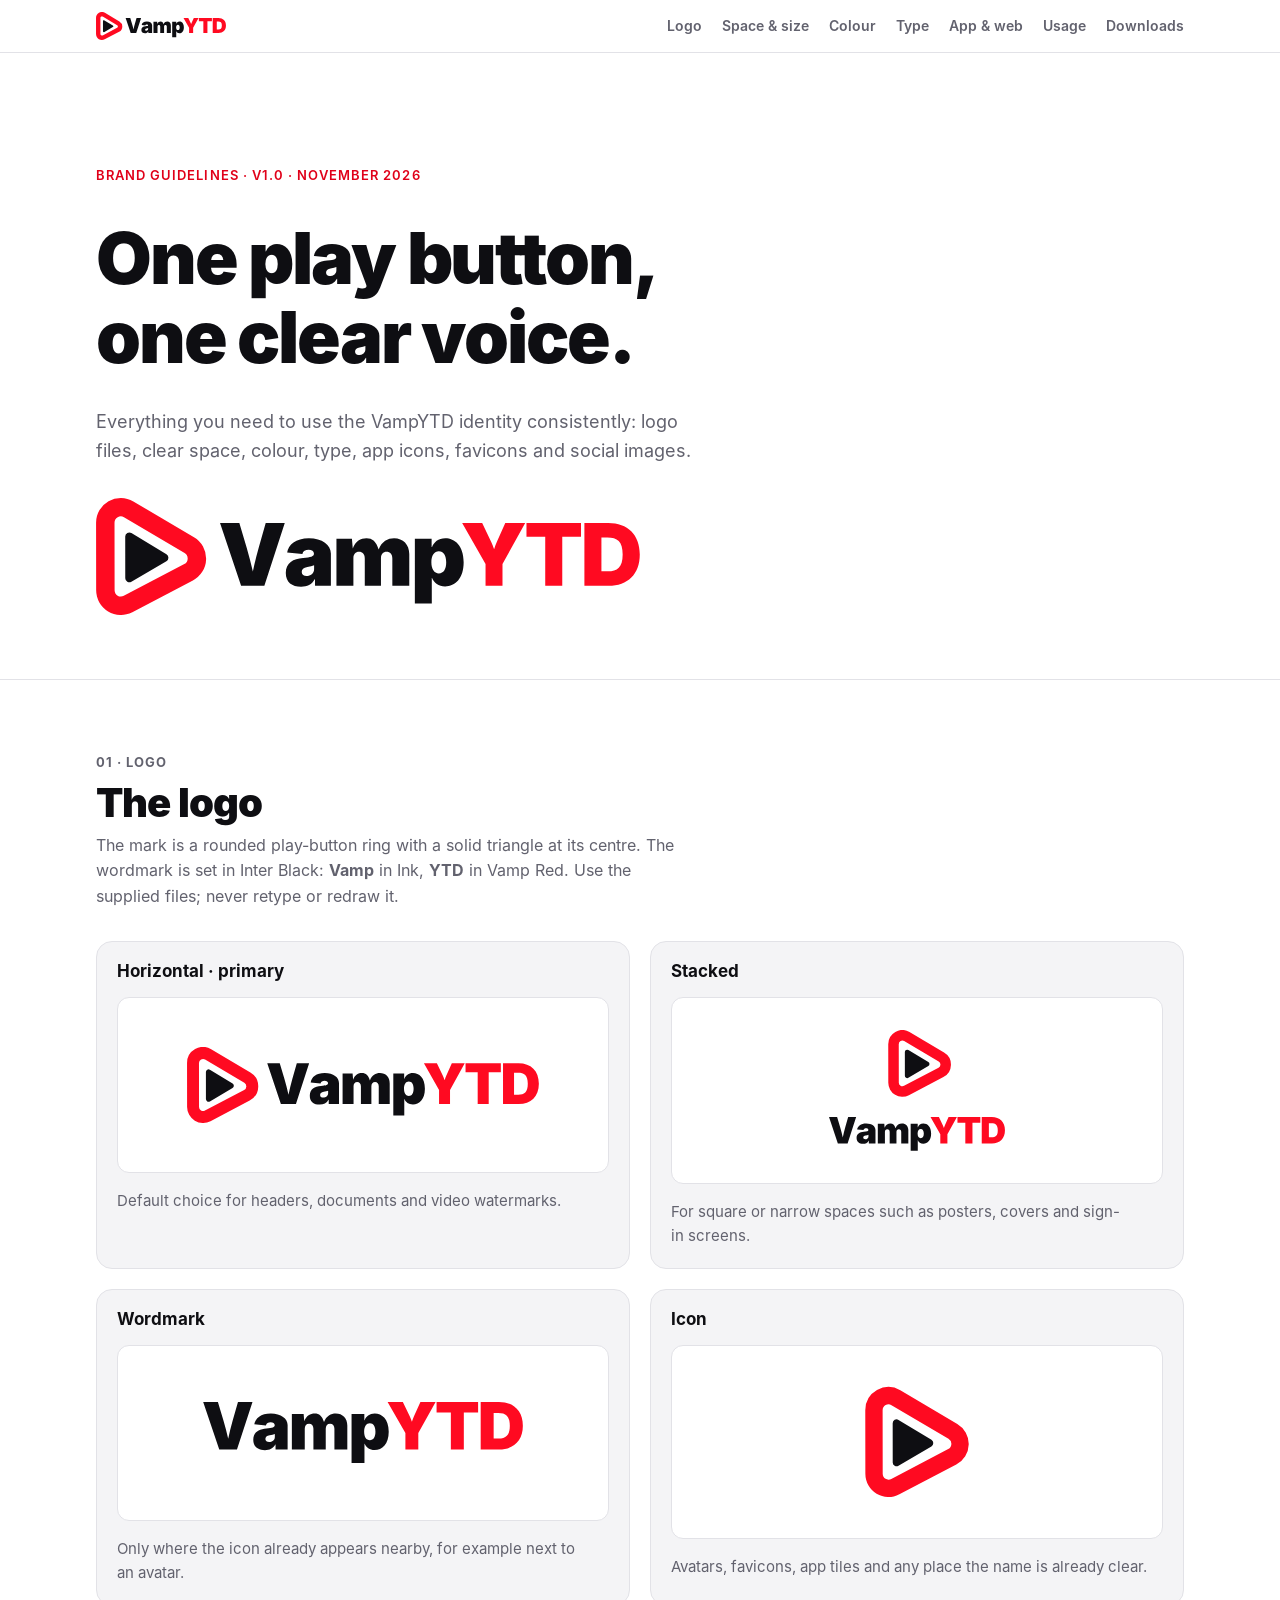
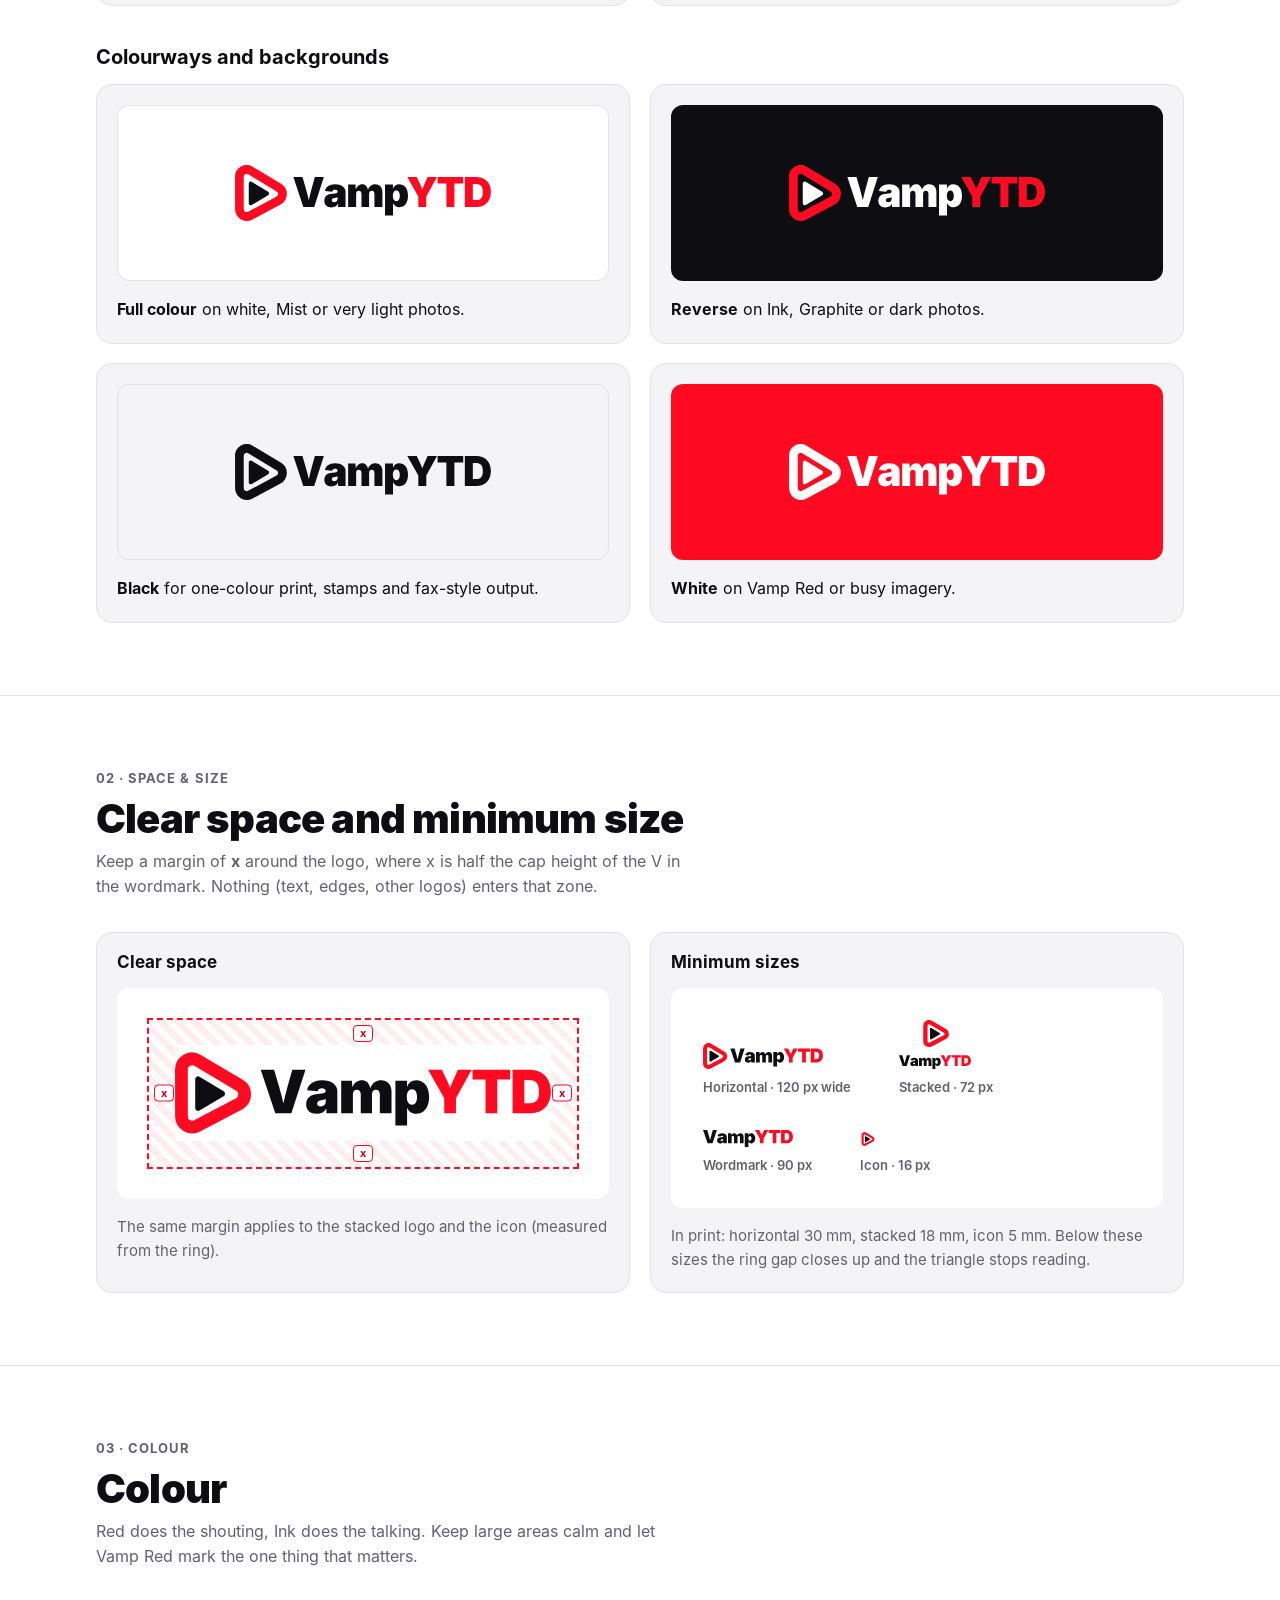
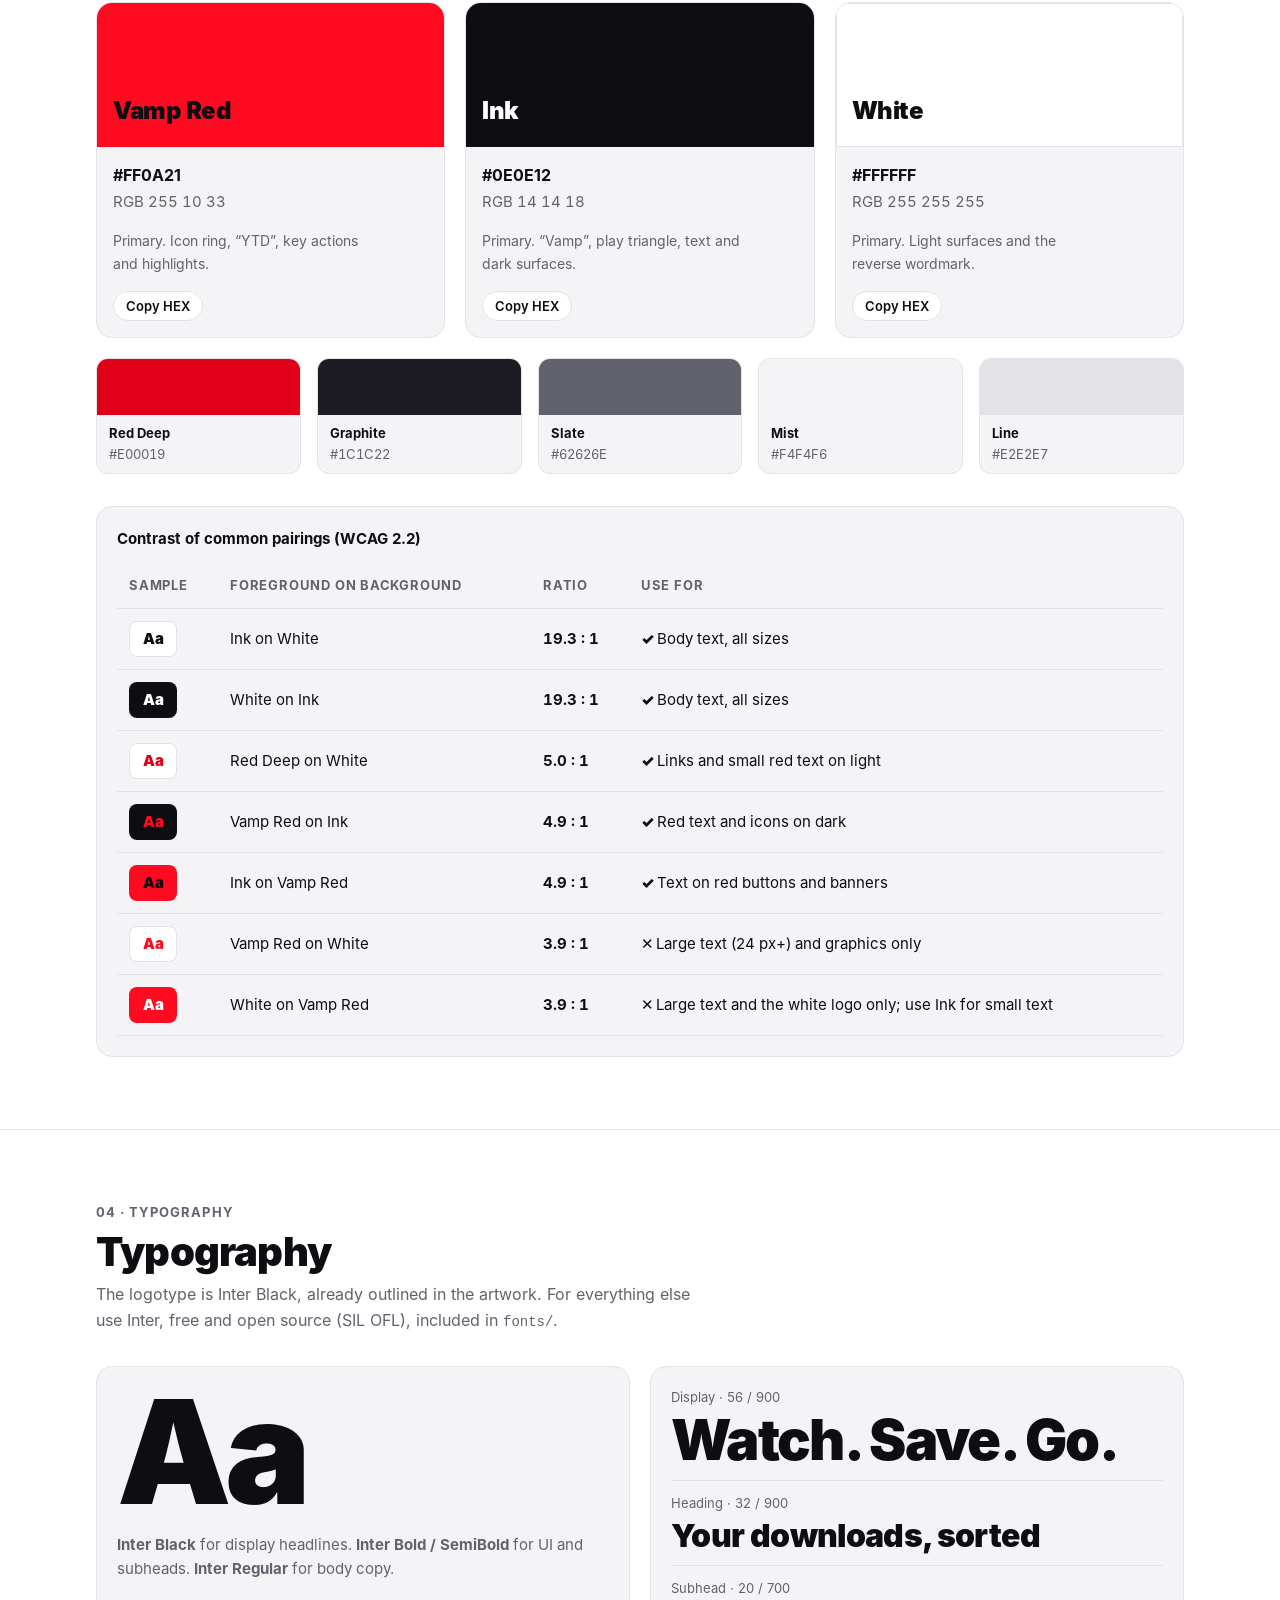
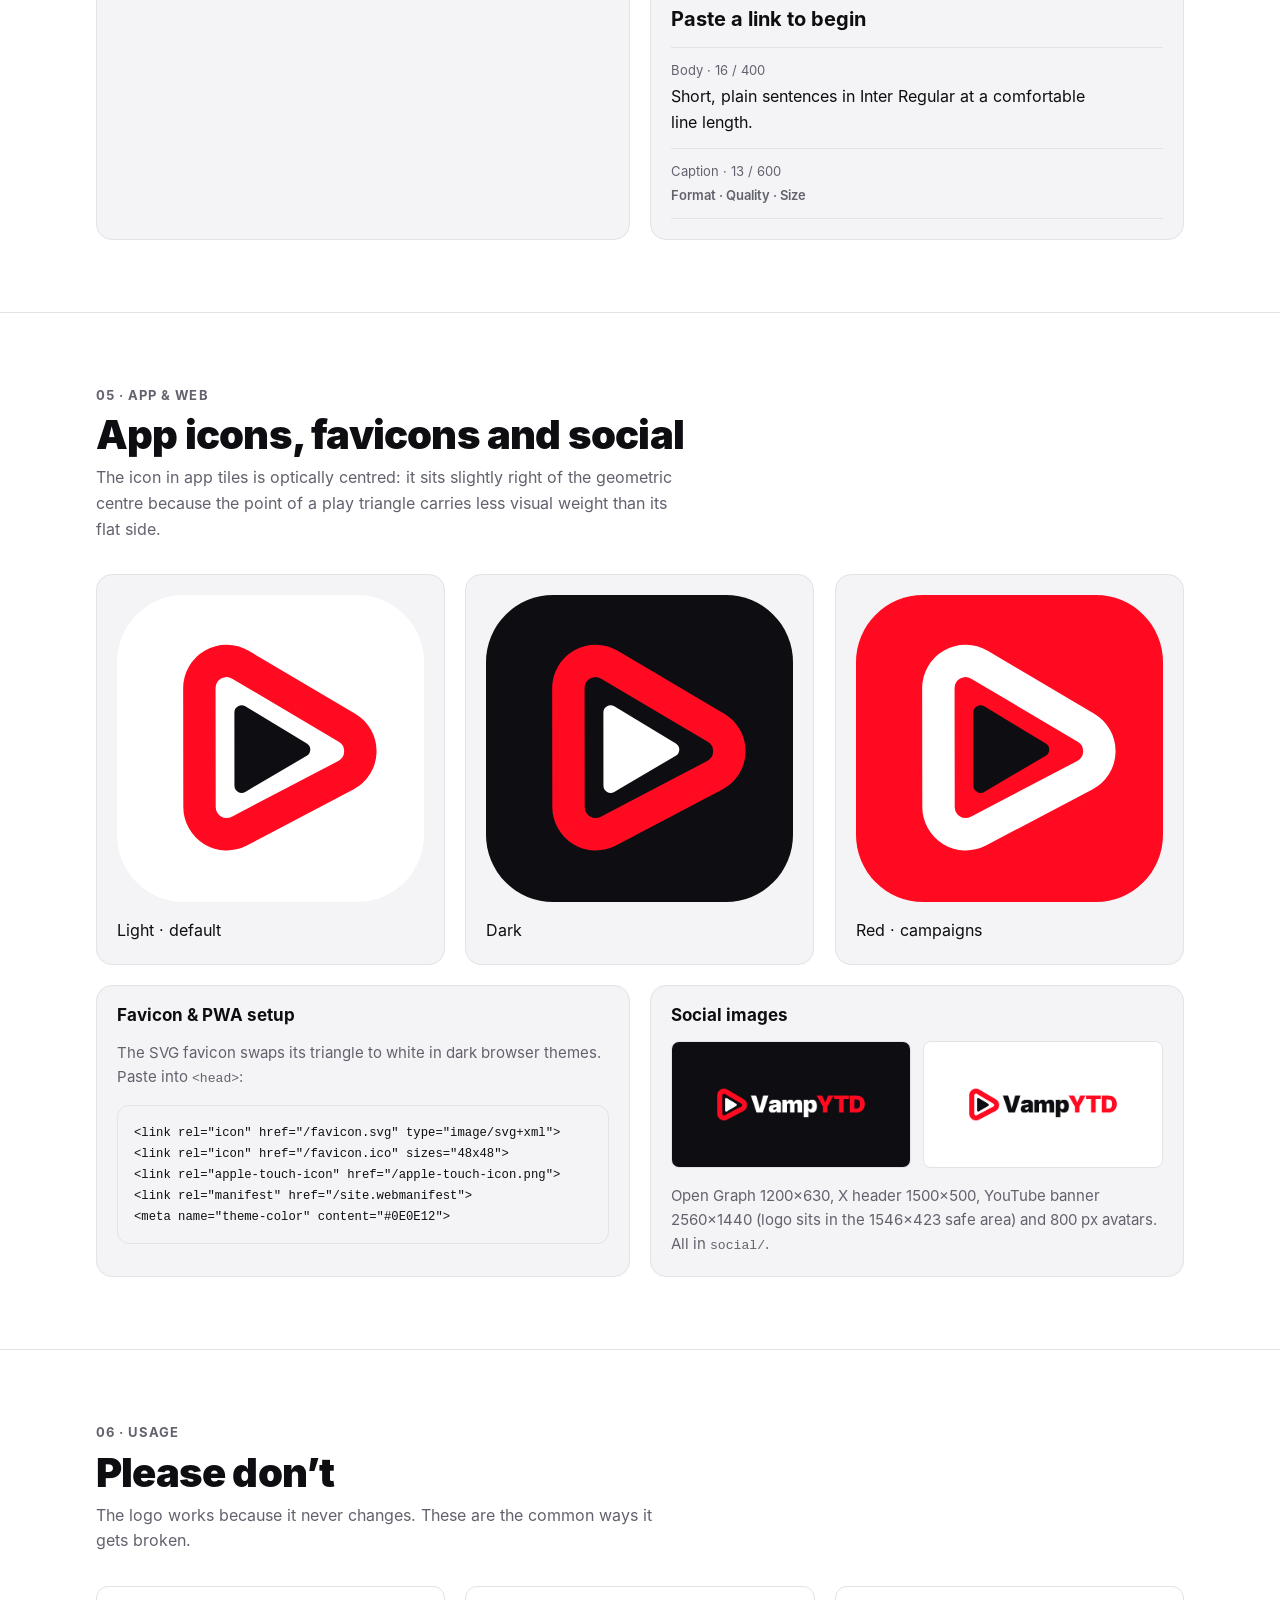
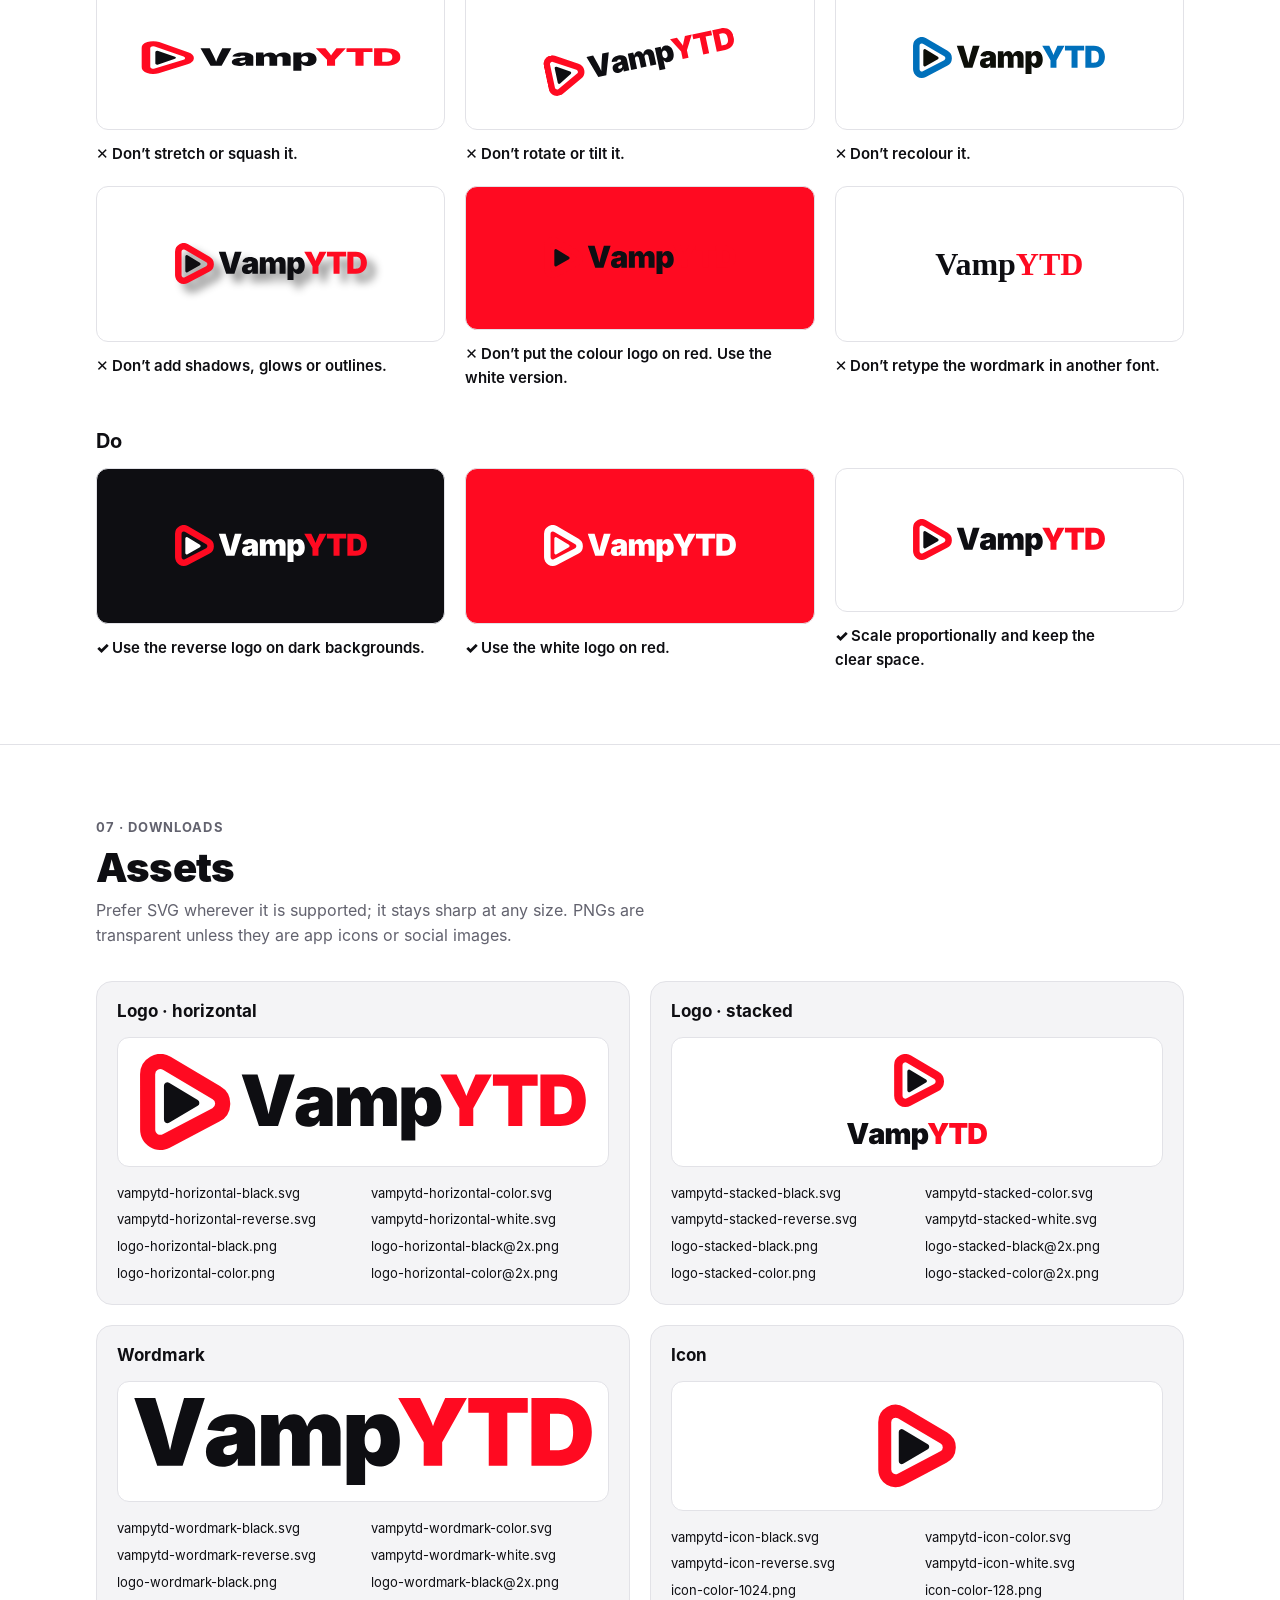
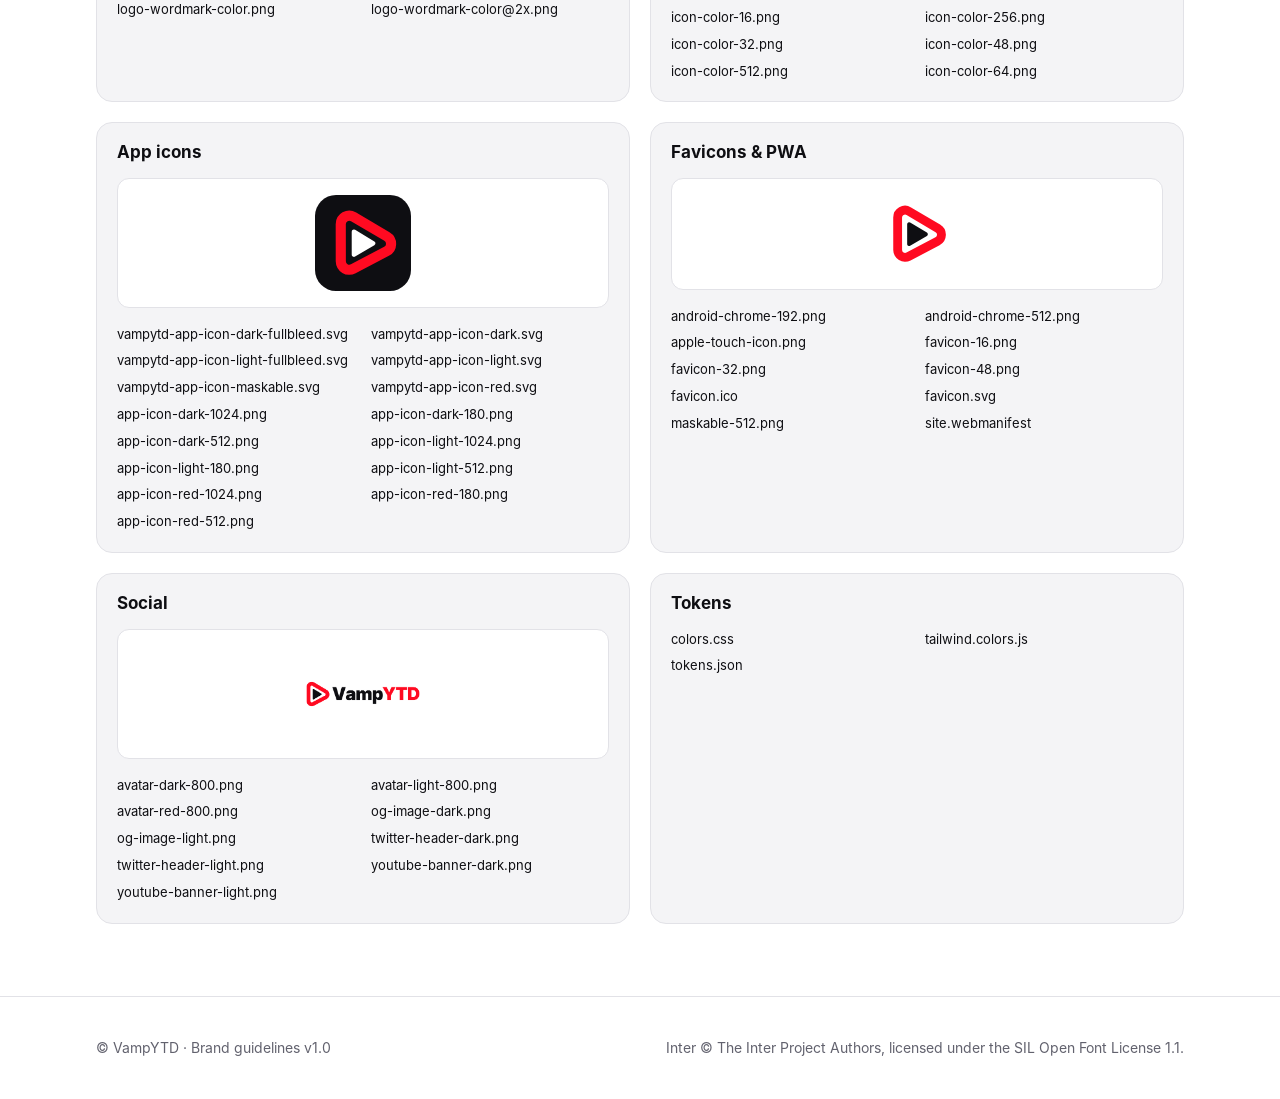
<file: vampytd-brand-kit/index.html>
<!doctype html>
<html lang="en">
<head>
<meta charset="utf-8">
<meta name="viewport" content="width=device-width, initial-scale=1">
<meta name="color-scheme" content="light dark">
<title>VampYTD Brand Guidelines</title>
<meta name="description" content="Logo, colour, typography and asset guidelines for VampYTD.">
<link rel="icon" href="favicon/favicon.svg" type="image/svg+xml">
<link rel="icon" href="favicon/favicon.ico" sizes="48x48">
<link rel="apple-touch-icon" href="favicon/apple-touch-icon.png">
<link rel="manifest" href="favicon/site.webmanifest">
<link rel="stylesheet" href="tokens/colors.css">
<style>
@font-face{font-family:"Inter";src:url(fonts/Inter-Regular.otf) format("opentype");font-weight:400;font-display:swap}
@font-face{font-family:"Inter";src:url(fonts/Inter-SemiBold.otf) format("opentype");font-weight:600;font-display:swap}
@font-face{font-family:"Inter";src:url(fonts/Inter-Bold.otf) format("opentype");font-weight:700;font-display:swap}
@font-face{font-family:"Inter";src:url(fonts/Inter-Black.otf) format("opentype");font-weight:900;font-display:swap}

:root{
  --radius:1rem;
  --gutter:clamp(1rem,4vw,3rem);
  --measure:74rem;
  --font:"Inter",system-ui,-apple-system,"Segoe UI",Roboto,sans-serif;
  accent-color:var(--brand);
  scrollbar-width:thin;
  scrollbar-color:light-dark(#b9b9c2,#4a4a55) transparent;
}
*,*::before,*::after{box-sizing:border-box}
html{scroll-behavior:smooth;scroll-padding-block-start:5rem}
@media (prefers-reduced-motion:reduce){html{scroll-behavior:auto}}
body{margin:0;background:var(--surface);color:var(--text);font:400 1rem/1.6 var(--font);-webkit-font-smoothing:antialiased;text-wrap:pretty}
img,svg{display:block;max-inline-size:100%;block-size:auto}
h1,h2,h3{line-height:1.1;margin:0;text-wrap:balance}
p{margin:0}
a{color:var(--brand-text);text-underline-offset:.2em}
code,pre{font-family:ui-monospace,"SF Mono",Menlo,Consolas,monospace;font-size:.875em}
::selection{background:var(--vamp-red);color:var(--vamp-ink)}
:focus-visible{outline:3px solid var(--brand-text);outline-offset:3px;border-radius:.25rem}

/* ---- layout */
.wrap{max-inline-size:var(--measure);margin-inline:auto;padding-inline:var(--gutter)}
header.site{position:sticky;inset-block-start:0;z-index:10;background:color-mix(in oklab,var(--surface) 88%,transparent);backdrop-filter:blur(12px);border-block-end:1px solid var(--border)}
header.site .wrap{display:flex;align-items:center;gap:1.5rem;padding-block:.75rem;flex-wrap:wrap}
header.site img{block-size:1.75rem;inline-size:auto}
nav ul{display:flex;flex-wrap:wrap;flex-wrap:balance;gap:.25rem 1.25rem;list-style:none;margin:0;padding:0}
nav{margin-inline-start:auto}
nav a{color:var(--text-muted);text-decoration:none;font-size:.875rem;font-weight:600}
nav a:hover{color:var(--text)}

.hero{padding-block:clamp(3rem,9vw,7rem) clamp(2rem,5vw,4rem);display:grid;gap:2rem}
.hero .eyebrow{font-weight:600;letter-spacing:.08em;text-transform:uppercase;font-size:.8125rem;color:var(--brand-text)}
.hero h1{font-size:clamp(2.25rem,6vw,4.5rem);font-weight:900;letter-spacing:-.03em;max-inline-size:16ch}
.hero p.lede{font-size:1.125rem;color:var(--text-muted);max-inline-size:56ch}
.hero .mark{inline-size:min(100%,34rem)}

section.block{padding-block:clamp(2.5rem,6vw,4.5rem);border-block-start:1px solid var(--border)}
.block>.wrap>header{display:grid;gap:.5rem;margin-block-end:2rem;max-inline-size:60ch}
.block .kicker{font-size:.8125rem;font-weight:700;letter-spacing:.08em;text-transform:uppercase;color:var(--text-muted)}
.block h2{font-size:clamp(1.75rem,3.5vw,2.5rem);font-weight:900;letter-spacing:-.02em}
.block header p{color:var(--text-muted)}

.grid{display:grid;gap:1.25rem;grid-template-columns:repeat(auto-fit,minmax(min(100%,18rem),1fr))}
.grid.wide{grid-template-columns:repeat(auto-fit,minmax(min(100%,26rem),1fr))}
.grid.tight{grid-template-columns:repeat(auto-fit,minmax(min(100%,12rem),1fr))}

.card{container-type:inline-size;background:var(--surface-raised);border:1px solid var(--border);border-radius:var(--radius);padding:1.25rem;display:grid;gap:1rem;align-content:start}
.card h3{font-size:1.0625rem;font-weight:700}
.card p.note{color:var(--text-muted);font-size:.9375rem}

.stage{display:grid;place-items:center;border-radius:calc(var(--radius) - .25rem);min-block-size:11rem;padding:2rem}
.stage img{inline-size:min(100%,var(--w,20rem))}
.on-white{background:#fff;color:#0E0E12}
.on-ink{background:#0E0E12;color:#fff}
.on-mist{background:#F4F4F6}
.on-red{background:#FF0A21}
.on-graphite{background:#1C1C22}
.stage.bordered{border:1px solid var(--border)}

/* ---- clear space */
.clear{--lh:6rem;--x:calc(var(--lh) * .268);display:grid;place-items:center;padding:2rem;border-radius:calc(var(--radius) - .25rem);background:#fff}
.clear .box{padding:var(--x);outline:2px dashed #FF0A21;outline-offset:0;position:relative;background:repeating-linear-gradient(45deg,rgb(255 10 33 / .07) 0 6px,transparent 6px 12px)}
.clear .box img{block-size:var(--lh);inline-size:auto;background:#fff}
.clear .box .tag{position:absolute;font:700 .6875rem/1 var(--font);color:#C20016;background:#fff;padding:.125rem .375rem;border-radius:.25rem;border:1px solid #FF0A21}
.tag.t{inset-block-start:calc(var(--x) / 2 - .5rem);inset-inline-start:50%;translate:-50% 0}
.tag.l{inset-inline-start:calc(var(--x) / 2 - .5rem);inset-block-start:50%;translate:0 -50%}
.tag.b{inset-block-end:calc(var(--x) / 2 - .5rem);inset-inline-start:50%;translate:-50% 0}
.tag.r{inset-inline-end:calc(var(--x) / 2 - .5rem);inset-block-start:50%;translate:0 -50%}

/* ---- minimum sizes */
.mins{display:flex;flex-wrap:wrap;align-items:end;gap:2rem 3rem;background:#fff;border-radius:calc(var(--radius) - .25rem);padding:2rem;color:#0E0E12}
.mins figure{margin:0;display:grid;gap:.5rem;justify-items:start}
.mins figcaption{font-size:.8125rem;color:#62626E;font-weight:600}

/* ---- colour */
.swatches{display:grid;gap:1.25rem;grid-template-columns:repeat(auto-fit,minmax(min(100%,15rem),1fr))}
.swatch{display:grid;grid-template-rows:subgrid;grid-row:span 3;gap:0;border:1px solid var(--border);border-radius:var(--radius);overflow:clip;background:var(--surface-raised)}
.chip{min-block-size:9rem;padding:1rem;display:flex;align-items:end;font-weight:900;font-size:1.5rem;letter-spacing:-.02em}
.swatch .meta{padding:1rem;display:grid;gap:.125rem;font-size:.9375rem}
.swatch .meta b{font-size:1rem}
.swatch .meta span{color:var(--text-muted);font-variant-numeric:tabular-nums}
.swatch .use{padding:0 1rem 1rem;color:var(--text-muted);font-size:.875rem}
.copy{all:unset;cursor:pointer;margin:0 1rem 1rem;justify-self:start;font:600 .8125rem var(--font);padding:.375rem .75rem;border-radius:999px;border:1px solid var(--border);color:var(--text);background:var(--surface)}
.copy:hover{border-color:var(--brand-text)}
.copy:focus-visible{outline:3px solid var(--brand-text);outline-offset:2px}
.swatch.has-copy{grid-row:span 4}
.support{display:grid;gap:1rem;grid-template-columns:repeat(auto-fit,minmax(min(100%,9rem),1fr));margin-block-start:1.25rem}
.support .s{border:1px solid var(--border);border-radius:.75rem;overflow:clip;font-size:.8125rem;background:var(--surface-raised)}
.support .s div:first-child{block-size:3.5rem}
.support .s div:last-child{padding:.5rem .75rem;display:grid}
.support .s span{color:var(--text-muted);font-variant-numeric:tabular-nums}

table{inline-size:100%;min-inline-size:38rem;border-collapse:collapse;font-size:.9375rem}
caption{text-align:start;font-weight:700;padding-block-end:.75rem}
th,td{text-align:start;padding:.75rem .75rem;border-block-end:1px solid var(--border);vertical-align:middle}
th{font-size:.8125rem;text-transform:uppercase;letter-spacing:.06em;color:var(--text-muted)}
td.num{font-variant-numeric:tabular-nums;font-weight:700}
.sample{display:inline-grid;place-items:center;inline-size:3rem;block-size:2.25rem;border-radius:.5rem;font-weight:900;border:1px solid transparent}
.yes::before{content:"✓ ";font-weight:900}
.no::before{content:"✕ ";font-weight:900}
.tableWrap{overflow-x:auto}

/* ---- type */
.type-hero{font-weight:900;font-size:clamp(4rem,14vw,9rem);letter-spacing:-.04em;line-height:.9}
.scale{display:grid;gap:.75rem}
.scale div{display:grid;gap:.25rem;border-block-end:1px solid var(--border);padding-block-end:.75rem}
.scale small{color:var(--text-muted);font-size:.8125rem}

/* ---- misuse */
.misuse figure{margin:0;display:grid;gap:.75rem}
.misuse .stage{min-block-size:9rem;border:1px solid var(--border);overflow:clip}
.misuse figcaption{font-weight:600;font-size:.9375rem}
.do-figs .stage{min-block-size:9rem}

/* ---- code + downloads */
pre{background:var(--surface-raised);border:1px solid var(--border);border-radius:.75rem;padding:1rem;overflow-x:auto;line-height:1.5;margin:0}
.files{list-style:none;margin:0;padding:0;display:grid;gap:.375rem;font-size:.8125rem}
.files a{color:var(--text);text-decoration:none;word-break:break-all}
.files a:hover{color:var(--brand-text);text-decoration:underline}
.dl-preview{display:grid;place-items:center;border-radius:.75rem;min-block-size:7rem;padding:1rem;background:#fff;border:1px solid var(--border)}
.dl-preview img{max-block-size:6rem;inline-size:auto}
@container (min-width:26rem){.files{grid-template-columns:repeat(2,minmax(0,1fr));column-gap:1rem}}

footer.site{border-block-start:1px solid var(--border);padding-block:2.5rem;color:var(--text-muted);font-size:.875rem}
footer.site .wrap{display:flex;flex-wrap:wrap;gap:1rem 2rem;justify-content:space-between}

#toast{position:fixed;inset-block-end:1.25rem;inset-inline:0;margin-inline:auto;inline-size:max-content;max-inline-size:90vw;background:var(--text);color:var(--surface);padding:.625rem 1rem;border-radius:999px;font-weight:600;font-size:.875rem;opacity:0;pointer-events:none}
#toast.show{opacity:1}
@media (prefers-reduced-motion:no-preference){#toast{transition:opacity .2s}.copy{transition:border-color .15s}}

@media (forced-colors:active){
  .chip,.support .s div:first-child{forced-color-adjust:none;border:1px solid CanvasText}
  .card,.swatch,.support .s{border-color:CanvasText}
  .clear .box{outline-color:CanvasText}
}
</style>
</head>
<body>

<header class="site">
  <div class="wrap">
    <a href="#top" aria-label="VampYTD brand guidelines, top">
      <picture>
        <source srcset="logo/vampytd-horizontal-reverse.svg" media="(prefers-color-scheme: dark)">
        <img src="logo/vampytd-horizontal-color.svg" alt="VampYTD" width="1906" height="410">
      </picture>
    </a>
    <nav aria-label="Sections">
      <ul>
        <li><a href="#logo">Logo</a></li>
        <li><a href="#space">Space &amp; size</a></li>
        <li><a href="#colour">Colour</a></li>
        <li><a href="#type">Type</a></li>
        <li><a href="#app">App &amp; web</a></li>
        <li><a href="#misuse">Usage</a></li>
        <li><a href="#downloads">Downloads</a></li>
      </ul>
    </nav>
  </div>
</header>

<main id="top">
<div class="wrap hero">
  <p class="eyebrow">Brand guidelines · v1.0 · November 2026</p>
  <h1>One play button, one clear voice.</h1>
  <p class="lede">Everything you need to use the VampYTD identity consistently: logo files, clear space, colour, type, app icons, favicons and social images.</p>
  <picture class="mark">
    <source srcset="logo/vampytd-horizontal-reverse.svg" media="(prefers-color-scheme: dark)">
    <img src="logo/vampytd-horizontal-color.svg" alt="VampYTD logo: a red rounded play-button ring around a dark triangle, followed by the wordmark" width="1906" height="410">
  </picture>
</div>

<!-- ============ LOGO -->
<section class="block" id="logo">
  <div class="wrap">
    <header>
      <p class="kicker">01 · Logo</p>
      <h2>The logo</h2>
      <p>The mark is a rounded play-button ring with a solid triangle at its centre. The wordmark is set in Inter Black: <b>Vamp</b> in Ink, <b>YTD</b> in Vamp Red. Use the supplied files; never retype or redraw it.</p>
    </header>
    <div class="grid wide">
      <article class="card">
        <h3>Horizontal · primary</h3>
        <div class="stage on-white bordered" style="--w:22rem"><img src="logo/vampytd-horizontal-color.svg" alt="Horizontal logo, full colour" width="1906" height="410"></div>
        <p class="note">Default choice for headers, documents and video watermarks.</p>
      </article>
      <article class="card">
        <h3>Stacked</h3>
        <div class="stage on-white bordered" style="--w:11rem"><img src="logo/vampytd-stacked-color.svg" alt="Stacked logo, full colour" width="1003" height="689"></div>
        <p class="note">For square or narrow spaces such as posters, covers and sign-in screens.</p>
      </article>
      <article class="card">
        <h3>Wordmark</h3>
        <div class="stage on-white bordered" style="--w:20rem"><img src="logo/vampytd-wordmark-color.svg" alt="Wordmark only, full colour" width="1472" height="282"></div>
        <p class="note">Only where the icon already appears nearby, for example next to an avatar.</p>
      </article>
      <article class="card">
        <h3>Icon</h3>
        <div class="stage on-white bordered" style="--w:8rem"><img src="icon/vampytd-icon-color.svg" alt="Icon, full colour" width="512" height="512"></div>
        <p class="note">Avatars, favicons, app tiles and any place the name is already clear.</p>
      </article>
    </div>

    <h3 style="margin-block:2.5rem 1rem;font-size:1.25rem">Colourways and backgrounds</h3>
    <div class="grid wide">
      <figure class="card" style="margin:0">
        <div class="stage on-white bordered" style="--w:16rem"><img src="logo/vampytd-horizontal-color.svg" alt="Full colour logo on white" width="1906" height="410"></div>
        <figcaption><b>Full colour</b> on white, Mist or very light photos.</figcaption>
      </figure>
      <figure class="card" style="margin:0">
        <div class="stage on-ink" style="--w:16rem"><img src="logo/vampytd-horizontal-reverse.svg" alt="Reverse logo on Ink" width="1906" height="410"></div>
        <figcaption><b>Reverse</b> on Ink, Graphite or dark photos.</figcaption>
      </figure>
      <figure class="card" style="margin:0">
        <div class="stage on-mist bordered" style="--w:16rem"><img src="logo/vampytd-horizontal-black.svg" alt="One-colour black logo on light grey" width="1906" height="410"></div>
        <figcaption><b>Black</b> for one-colour print, stamps and fax-style output.</figcaption>
      </figure>
      <figure class="card" style="margin:0">
        <div class="stage on-red" style="--w:16rem"><img src="logo/vampytd-horizontal-white.svg" alt="One-colour white logo on red" width="1906" height="410"></div>
        <figcaption><b>White</b> on Vamp Red or busy imagery.</figcaption>
      </figure>
    </div>
  </div>
</section>

<!-- ============ SPACE -->
<section class="block" id="space">
  <div class="wrap">
    <header>
      <p class="kicker">02 · Space &amp; size</p>
      <h2>Clear space and minimum size</h2>
      <p>Keep a margin of <b>x</b> around the logo, where x is half the cap height of the V in the wordmark. Nothing (text, edges, other logos) enters that zone.</p>
    </header>
    <div class="grid wide">
      <article class="card">
        <h3>Clear space</h3>
        <div class="clear">
          <div class="box">
            <img src="logo/vampytd-horizontal-color.svg" alt="Horizontal logo inside its dashed clear-space boundary" width="1906" height="410">
            <span class="tag t" aria-hidden="true">x</span><span class="tag l" aria-hidden="true">x</span><span class="tag b" aria-hidden="true">x</span><span class="tag r" aria-hidden="true">x</span>
          </div>
        </div>
        <p class="note">The same margin applies to the stacked logo and the icon (measured from the ring).</p>
      </article>
      <article class="card">
        <h3>Minimum sizes</h3>
        <div class="mins">
          <figure><img src="logo/vampytd-horizontal-color.svg" alt="" width="120" height="26" style="inline-size:120px"><figcaption>Horizontal · 120 px wide</figcaption></figure>
          <figure><img src="logo/vampytd-stacked-color.svg" alt="" width="72" height="49" style="inline-size:72px"><figcaption>Stacked · 72 px</figcaption></figure>
          <figure><img src="logo/vampytd-wordmark-color.svg" alt="" width="90" height="17" style="inline-size:90px"><figcaption>Wordmark · 90 px</figcaption></figure>
          <figure><img src="icon/vampytd-icon-color.svg" alt="" width="16" height="16" style="inline-size:16px"><figcaption>Icon · 16 px</figcaption></figure>
        </div>
        <p class="note">In print: horizontal 30 mm, stacked 18 mm, icon 5 mm. Below these sizes the ring gap closes up and the triangle stops reading.</p>
      </article>
    </div>
  </div>
</section>

<!-- ============ COLOUR -->
<section class="block" id="colour">
  <div class="wrap">
    <header>
      <p class="kicker">03 · Colour</p>
      <h2>Colour</h2>
      <p>Red does the shouting, Ink does the talking. Keep large areas calm and let Vamp Red mark the one thing that matters.</p>
    </header>

    <div class="swatches">
      <article class="swatch has-copy">
        <div class="chip" style="background:#FF0A21;color:#0E0E12">Vamp Red</div>
        <div class="meta"><b>#FF0A21</b><span>RGB 255 10 33</span></div>
        <div class="use">Primary. Icon ring, “YTD”, key actions and highlights.</div>
        <button class="copy" type="button" data-copy="#FF0A21">Copy HEX</button>
      </article>
      <article class="swatch has-copy">
        <div class="chip" style="background:#0E0E12;color:#fff">Ink</div>
        <div class="meta"><b>#0E0E12</b><span>RGB 14 14 18</span></div>
        <div class="use">Primary. “Vamp”, play triangle, text and dark surfaces.</div>
        <button class="copy" type="button" data-copy="#0E0E12">Copy HEX</button>
      </article>
      <article class="swatch has-copy">
        <div class="chip" style="background:#fff;color:#0E0E12;box-shadow:inset 0 0 0 1px #E2E2E7">White</div>
        <div class="meta"><b>#FFFFFF</b><span>RGB 255 255 255</span></div>
        <div class="use">Primary. Light surfaces and the reverse wordmark.</div>
        <button class="copy" type="button" data-copy="#FFFFFF">Copy HEX</button>
      </article>
    </div>

    <div class="support" aria-label="Supporting colours">
      <div class="s"><div style="background:#E00019"></div><div><b>Red Deep</b><span>#E00019</span></div></div>
      <div class="s"><div style="background:#1C1C22"></div><div><b>Graphite</b><span>#1C1C22</span></div></div>
      <div class="s"><div style="background:#62626E"></div><div><b>Slate</b><span>#62626E</span></div></div>
      <div class="s"><div style="background:#F4F4F6"></div><div><b>Mist</b><span>#F4F4F6</span></div></div>
      <div class="s"><div style="background:#E2E2E7"></div><div><b>Line</b><span>#E2E2E7</span></div></div>
    </div>

    <div class="card" style="margin-block-start:2rem">
      <div class="tableWrap">
        <table>
          <caption>Contrast of common pairings (WCAG 2.2)</caption>
          <thead><tr><th scope="col">Sample</th><th scope="col">Foreground on background</th><th scope="col">Ratio</th><th scope="col">Use for</th></tr></thead>
          <tbody>
            <tr><td><span class="sample" style="background:#fff;color:#0E0E12;border-color:#E2E2E7">Aa</span></td><td>Ink on White</td><td class="num">19.3 : 1</td><td class="yes">Body text, all sizes</td></tr>
            <tr><td><span class="sample" style="background:#0E0E12;color:#fff">Aa</span></td><td>White on Ink</td><td class="num">19.3 : 1</td><td class="yes">Body text, all sizes</td></tr>
            <tr><td><span class="sample" style="background:#fff;color:#E00019;border-color:#E2E2E7">Aa</span></td><td>Red Deep on White</td><td class="num">5.0 : 1</td><td class="yes">Links and small red text on light</td></tr>
            <tr><td><span class="sample" style="background:#0E0E12;color:#FF0A21">Aa</span></td><td>Vamp Red on Ink</td><td class="num">4.9 : 1</td><td class="yes">Red text and icons on dark</td></tr>
            <tr><td><span class="sample" style="background:#FF0A21;color:#0E0E12">Aa</span></td><td>Ink on Vamp Red</td><td class="num">4.9 : 1</td><td class="yes">Text on red buttons and banners</td></tr>
            <tr><td><span class="sample" style="background:#fff;color:#FF0A21;border-color:#E2E2E7">Aa</span></td><td>Vamp Red on White</td><td class="num">3.9 : 1</td><td class="no">Large text (24 px+) and graphics only</td></tr>
            <tr><td><span class="sample" style="background:#FF0A21;color:#fff">Aa</span></td><td>White on Vamp Red</td><td class="num">3.9 : 1</td><td class="no">Large text and the white logo only; use Ink for small text</td></tr>
          </tbody>
        </table>
      </div>
    </div>
  </div>
</section>

<!-- ============ TYPE -->
<section class="block" id="type">
  <div class="wrap">
    <header>
      <p class="kicker">04 · Typography</p>
      <h2>Typography</h2>
      <p>The logotype is Inter Black, already outlined in the artwork. For everything else use Inter, free and open source (SIL OFL), included in <code>fonts/</code>.</p>
    </header>
    <div class="grid wide">
      <article class="card">
        <div class="type-hero" aria-label="Aa in Inter Black">Aa</div>
        <p class="note"><b>Inter Black</b> for display headlines. <b>Inter Bold / SemiBold</b> for UI and subheads. <b>Inter Regular</b> for body copy.</p>
      </article>
      <article class="card">
        <div class="scale">
          <div><small>Display · 56 / 900</small><span style="font-size:3.5rem;font-weight:900;letter-spacing:-.03em;line-height:1">Watch. Save. Go.</span></div>
          <div><small>Heading · 32 / 900</small><span style="font-size:2rem;font-weight:900;letter-spacing:-.02em;line-height:1.1">Your downloads, sorted</span></div>
          <div><small>Subhead · 20 / 700</small><span style="font-size:1.25rem;font-weight:700">Paste a link to begin</span></div>
          <div><small>Body · 16 / 400</small><span>Short, plain sentences in Inter Regular at a comfortable line length.</span></div>
          <div><small>Caption · 13 / 600</small><span style="font-size:.8125rem;font-weight:600;color:var(--text-muted)">Format · Quality · Size</span></div>
        </div>
      </article>
    </div>
  </div>
</section>

<!-- ============ APP -->
<section class="block" id="app">
  <div class="wrap">
    <header>
      <p class="kicker">05 · App &amp; web</p>
      <h2>App icons, favicons and social</h2>
      <p>The icon in app tiles is optically centred: it sits slightly right of the geometric centre because the point of a play triangle carries less visual weight than its flat side.</p>
    </header>
    <div class="grid tight">
      <figure class="card" style="margin:0"><img src="app-icon/vampytd-app-icon-light.svg" alt="App icon, light" width="512" height="512"><figcaption>Light · default</figcaption></figure>
      <figure class="card" style="margin:0"><img src="app-icon/vampytd-app-icon-dark.svg" alt="App icon, dark" width="512" height="512"><figcaption>Dark</figcaption></figure>
      <figure class="card" style="margin:0"><img src="app-icon/vampytd-app-icon-red.svg" alt="App icon, red" width="512" height="512"><figcaption>Red · campaigns</figcaption></figure>
    </div>

    <div class="grid wide" style="margin-block-start:1.25rem">
      <article class="card">
        <h3>Favicon &amp; PWA setup</h3>
        <p class="note">The SVG favicon swaps its triangle to white in dark browser themes. Paste into <code>&lt;head&gt;</code>:</p>
<pre><code>&lt;link rel="icon" href="/favicon.svg" type="image/svg+xml"&gt;
&lt;link rel="icon" href="/favicon.ico" sizes="48x48"&gt;
&lt;link rel="apple-touch-icon" href="/apple-touch-icon.png"&gt;
&lt;link rel="manifest" href="/site.webmanifest"&gt;
&lt;meta name="theme-color" content="#0E0E12"&gt;</code></pre>
      </article>
      <article class="card">
        <h3>Social images</h3>
        <div class="grid tight" style="gap:.75rem">
          <img src="social/og-image-dark.png" alt="Open Graph image, dark" width="1200" height="630" style="border-radius:.5rem;border:1px solid var(--border)">
          <img src="social/og-image-light.png" alt="Open Graph image, light" width="1200" height="630" style="border-radius:.5rem;border:1px solid var(--border)">
        </div>
        <p class="note">Open Graph 1200×630, X header 1500×500, YouTube banner 2560×1440 (logo sits in the 1546×423 safe area) and 800 px avatars. All in <code>social/</code>.</p>
      </article>
    </div>
  </div>
</section>

<!-- ============ MISUSE -->
<section class="block" id="misuse">
  <div class="wrap">
    <header>
      <p class="kicker">06 · Usage</p>
      <h2>Please don’t</h2>
      <p>The logo works because it never changes. These are the common ways it gets broken.</p>
    </header>
    <div class="grid misuse">
      <figure><div class="stage on-white"><img src="logo/vampytd-horizontal-color.svg" alt="" width="1906" height="410" style="--w:12rem;scale:1.35 .8"></div><figcaption class="no">Don’t stretch or squash it.</figcaption></figure>
      <figure><div class="stage on-white"><img src="logo/vampytd-horizontal-color.svg" alt="" width="1906" height="410" style="--w:12rem;rotate:-12deg"></div><figcaption class="no">Don’t rotate or tilt it.</figcaption></figure>
      <figure><div class="stage on-white"><img src="logo/vampytd-horizontal-color.svg" alt="" width="1906" height="410" style="--w:12rem;filter:hue-rotate(200deg) saturate(1.4)"></div><figcaption class="no">Don’t recolour it.</figcaption></figure>
      <figure><div class="stage on-white"><img src="logo/vampytd-horizontal-color.svg" alt="" width="1906" height="410" style="--w:12rem;filter:drop-shadow(.5rem .5rem .25rem rgb(0 0 0 / .45))"></div><figcaption class="no">Don’t add shadows, glows or outlines.</figcaption></figure>
      <figure><div class="stage on-red"><img src="logo/vampytd-horizontal-color.svg" alt="" width="1906" height="410" style="--w:12rem"></div><figcaption class="no">Don’t put the colour logo on red. Use the white version.</figcaption></figure>
      <figure><div class="stage on-white"><span aria-hidden="true" style="font:700 2rem/1 Georgia,serif;color:#0E0E12">Vamp<span style="color:#FF0A21">YTD</span></span></div><figcaption class="no">Don’t retype the wordmark in another font.</figcaption></figure>
    </div>
    <h3 style="margin-block:2.5rem 1rem;font-size:1.25rem">Do</h3>
    <div class="grid misuse do-figs">
      <figure><div class="stage on-ink"><img src="logo/vampytd-horizontal-reverse.svg" alt="" width="1906" height="410" style="--w:12rem"></div><figcaption class="yes">Use the reverse logo on dark backgrounds.</figcaption></figure>
      <figure><div class="stage on-red"><img src="logo/vampytd-horizontal-white.svg" alt="" width="1906" height="410" style="--w:12rem"></div><figcaption class="yes">Use the white logo on red.</figcaption></figure>
      <figure><div class="stage on-white"><img src="logo/vampytd-horizontal-color.svg" alt="" width="1906" height="410" style="--w:12rem"></div><figcaption class="yes">Scale proportionally and keep the clear space.</figcaption></figure>
    </div>
  </div>
</section>

<!-- ============ DOWNLOADS -->
<section class="block" id="downloads">
  <div class="wrap">
    <header>
      <p class="kicker">07 · Downloads</p>
      <h2>Assets</h2>
      <p>Prefer SVG wherever it is supported; it stays sharp at any size. PNGs are transparent unless they are app icons or social images.</p>
    </header>
    <div class="grid wide">
      <article class="card dl"><h3>Logo · horizontal</h3><div class="dl-preview "><img src="logo/vampytd-horizontal-color.svg" alt="" loading="lazy"></div><ul class="files"><li><a href="logo/vampytd-horizontal-black.svg" download>vampytd-horizontal-black.svg</a></li><li><a href="logo/vampytd-horizontal-color.svg" download>vampytd-horizontal-color.svg</a></li><li><a href="logo/vampytd-horizontal-reverse.svg" download>vampytd-horizontal-reverse.svg</a></li><li><a href="logo/vampytd-horizontal-white.svg" download>vampytd-horizontal-white.svg</a></li><li><a href="png/logo-horizontal-black.png" download>logo-horizontal-black.png</a></li><li><a href="png/logo-horizontal-black@2x.png" download>logo-horizontal-black@2x.png</a></li><li><a href="png/logo-horizontal-color.png" download>logo-horizontal-color.png</a></li><li><a href="png/logo-horizontal-color@2x.png" download>logo-horizontal-color@2x.png</a></li></ul></article><article class="card dl"><h3>Logo · stacked</h3><div class="dl-preview "><img src="logo/vampytd-stacked-color.svg" alt="" loading="lazy"></div><ul class="files"><li><a href="logo/vampytd-stacked-black.svg" download>vampytd-stacked-black.svg</a></li><li><a href="logo/vampytd-stacked-color.svg" download>vampytd-stacked-color.svg</a></li><li><a href="logo/vampytd-stacked-reverse.svg" download>vampytd-stacked-reverse.svg</a></li><li><a href="logo/vampytd-stacked-white.svg" download>vampytd-stacked-white.svg</a></li><li><a href="png/logo-stacked-black.png" download>logo-stacked-black.png</a></li><li><a href="png/logo-stacked-black@2x.png" download>logo-stacked-black@2x.png</a></li><li><a href="png/logo-stacked-color.png" download>logo-stacked-color.png</a></li><li><a href="png/logo-stacked-color@2x.png" download>logo-stacked-color@2x.png</a></li></ul></article><article class="card dl"><h3>Wordmark</h3><div class="dl-preview "><img src="logo/vampytd-wordmark-color.svg" alt="" loading="lazy"></div><ul class="files"><li><a href="logo/vampytd-wordmark-black.svg" download>vampytd-wordmark-black.svg</a></li><li><a href="logo/vampytd-wordmark-color.svg" download>vampytd-wordmark-color.svg</a></li><li><a href="logo/vampytd-wordmark-reverse.svg" download>vampytd-wordmark-reverse.svg</a></li><li><a href="logo/vampytd-wordmark-white.svg" download>vampytd-wordmark-white.svg</a></li><li><a href="png/logo-wordmark-black.png" download>logo-wordmark-black.png</a></li><li><a href="png/logo-wordmark-black@2x.png" download>logo-wordmark-black@2x.png</a></li><li><a href="png/logo-wordmark-color.png" download>logo-wordmark-color.png</a></li><li><a href="png/logo-wordmark-color@2x.png" download>logo-wordmark-color@2x.png</a></li></ul></article><article class="card dl"><h3>Icon</h3><div class="dl-preview "><img src="icon/vampytd-icon-color.svg" alt="" loading="lazy"></div><ul class="files"><li><a href="icon/vampytd-icon-black.svg" download>vampytd-icon-black.svg</a></li><li><a href="icon/vampytd-icon-color.svg" download>vampytd-icon-color.svg</a></li><li><a href="icon/vampytd-icon-reverse.svg" download>vampytd-icon-reverse.svg</a></li><li><a href="icon/vampytd-icon-white.svg" download>vampytd-icon-white.svg</a></li><li><a href="png/icon-color-1024.png" download>icon-color-1024.png</a></li><li><a href="png/icon-color-128.png" download>icon-color-128.png</a></li><li><a href="png/icon-color-16.png" download>icon-color-16.png</a></li><li><a href="png/icon-color-256.png" download>icon-color-256.png</a></li><li><a href="png/icon-color-32.png" download>icon-color-32.png</a></li><li><a href="png/icon-color-48.png" download>icon-color-48.png</a></li><li><a href="png/icon-color-512.png" download>icon-color-512.png</a></li><li><a href="png/icon-color-64.png" download>icon-color-64.png</a></li></ul></article><article class="card dl"><h3>App icons</h3><div class="dl-preview "><img src="app-icon/vampytd-app-icon-dark.svg" alt="" loading="lazy"></div><ul class="files"><li><a href="app-icon/vampytd-app-icon-dark-fullbleed.svg" download>vampytd-app-icon-dark-fullbleed.svg</a></li><li><a href="app-icon/vampytd-app-icon-dark.svg" download>vampytd-app-icon-dark.svg</a></li><li><a href="app-icon/vampytd-app-icon-light-fullbleed.svg" download>vampytd-app-icon-light-fullbleed.svg</a></li><li><a href="app-icon/vampytd-app-icon-light.svg" download>vampytd-app-icon-light.svg</a></li><li><a href="app-icon/vampytd-app-icon-maskable.svg" download>vampytd-app-icon-maskable.svg</a></li><li><a href="app-icon/vampytd-app-icon-red.svg" download>vampytd-app-icon-red.svg</a></li><li><a href="png/app-icon-dark-1024.png" download>app-icon-dark-1024.png</a></li><li><a href="png/app-icon-dark-180.png" download>app-icon-dark-180.png</a></li><li><a href="png/app-icon-dark-512.png" download>app-icon-dark-512.png</a></li><li><a href="png/app-icon-light-1024.png" download>app-icon-light-1024.png</a></li><li><a href="png/app-icon-light-180.png" download>app-icon-light-180.png</a></li><li><a href="png/app-icon-light-512.png" download>app-icon-light-512.png</a></li><li><a href="png/app-icon-red-1024.png" download>app-icon-red-1024.png</a></li><li><a href="png/app-icon-red-180.png" download>app-icon-red-180.png</a></li><li><a href="png/app-icon-red-512.png" download>app-icon-red-512.png</a></li></ul></article><article class="card dl"><h3>Favicons &amp; PWA</h3><div class="dl-preview "><img src="favicon/favicon.svg" alt="" loading="lazy"></div><ul class="files"><li><a href="favicon/android-chrome-192.png" download>android-chrome-192.png</a></li><li><a href="favicon/android-chrome-512.png" download>android-chrome-512.png</a></li><li><a href="favicon/apple-touch-icon.png" download>apple-touch-icon.png</a></li><li><a href="favicon/favicon-16.png" download>favicon-16.png</a></li><li><a href="favicon/favicon-32.png" download>favicon-32.png</a></li><li><a href="favicon/favicon-48.png" download>favicon-48.png</a></li><li><a href="favicon/favicon.ico" download>favicon.ico</a></li><li><a href="favicon/favicon.svg" download>favicon.svg</a></li><li><a href="favicon/maskable-512.png" download>maskable-512.png</a></li><li><a href="favicon/site.webmanifest" download>site.webmanifest</a></li></ul></article><article class="card dl"><h3>Social</h3><div class="dl-preview "><img src="social/og-image-light.png" alt="" loading="lazy"></div><ul class="files"><li><a href="social/avatar-dark-800.png" download>avatar-dark-800.png</a></li><li><a href="social/avatar-light-800.png" download>avatar-light-800.png</a></li><li><a href="social/avatar-red-800.png" download>avatar-red-800.png</a></li><li><a href="social/og-image-dark.png" download>og-image-dark.png</a></li><li><a href="social/og-image-light.png" download>og-image-light.png</a></li><li><a href="social/twitter-header-dark.png" download>twitter-header-dark.png</a></li><li><a href="social/twitter-header-light.png" download>twitter-header-light.png</a></li><li><a href="social/youtube-banner-dark.png" download>youtube-banner-dark.png</a></li><li><a href="social/youtube-banner-light.png" download>youtube-banner-light.png</a></li></ul></article><article class="card dl"><h3>Tokens</h3><ul class="files"><li><a href="tokens/colors.css" download>colors.css</a></li><li><a href="tokens/tailwind.colors.js" download>tailwind.colors.js</a></li><li><a href="tokens/tokens.json" download>tokens.json</a></li></ul></article>
    </div>
  </div>
</section>
</main>

<footer class="site">
  <div class="wrap">
    <p>© VampYTD · Brand guidelines v1.0</p>
    <p>Inter © The Inter Project Authors, licensed under the SIL Open Font License 1.1.</p>
  </div>
</footer>

<div id="toast" role="status" aria-live="polite"></div>
<script>
(() => {
  const toast = document.getElementById('toast');
  let t;
  const say = (msg) => {
    toast.textContent = msg;
    toast.classList.add('show');
    clearTimeout(t);
    t = setTimeout(() => toast.classList.remove('show'), 1600);
  };
  document.querySelectorAll('button.copy').forEach((btn) => {
    btn.addEventListener('click', async () => {
      const v = btn.dataset.copy;
      try {
        await navigator.clipboard.writeText(v);
        say(`Copied ${v}`);
      } catch {
        say(`Select and copy ${v}`);
      }
    });
  });
})();
</script>
</body>
</html>
</file>
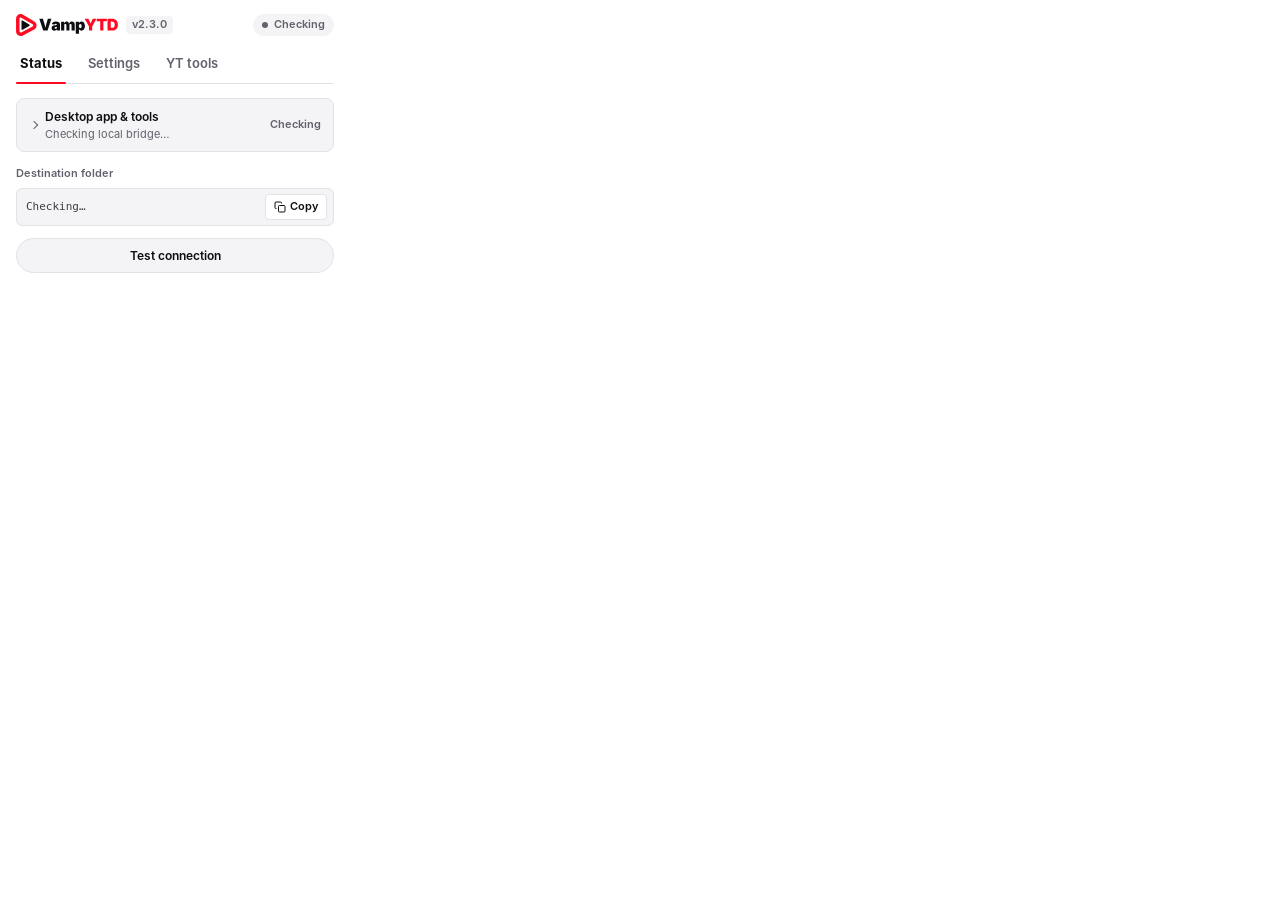
<file: extension/popup.html>
<!DOCTYPE html>
<html lang="en">
<head>
  <meta charset="UTF-8">
  <meta name="viewport" content="width=device-width, initial-scale=1">
  <title>VampYTD</title>
  <style>
    @font-face {
      font-family: "Inter";
      src: url("fonts/Inter-Regular.otf") format("opentype");
      font-weight: 400;
      font-style: normal;
      font-display: swap;
    }
    @font-face {
      font-family: "Inter";
      src: url("fonts/Inter-SemiBold.otf") format("opentype");
      font-weight: 600;
      font-style: normal;
      font-display: swap;
    }
    @font-face {
      font-family: "Inter";
      src: url("fonts/Inter-Bold.otf") format("opentype");
      font-weight: 700;
      font-style: normal;
      font-display: swap;
    }
    @font-face {
      font-family: "Inter";
      src: url("fonts/Inter-Black.otf") format("opentype");
      font-weight: 900;
      font-style: normal;
      font-display: swap;
    }

    :root {
      color-scheme: light dark;

      /* VampYTD Brand Tokens (aligned with vampytd-brand-kit/tokens/colors.css) */
      --vamp-red: #FF0A21;
      --vamp-red-deep: #E00019;   /* 5.02:1 with white text — WCAG AA for small text */
      --vamp-red-hover: #C40016;
      --vamp-red-active: #A80013;
      --vamp-ink: #0E0E12;
      --vamp-white: #FFFFFF;
      --vamp-graphite: #1C1C22;
      --vamp-slate: #62626E;
      --vamp-mist: #F4F4F6;
      --vamp-line: #E2E2E7;

      /* Semantic Tokens (single light-dark() layer, responds to OS & YouTube theme) */
      --bg: light-dark(var(--vamp-white), var(--vamp-ink));
      --surface: light-dark(var(--vamp-white), var(--vamp-graphite));
      --surface-subtle: light-dark(var(--vamp-mist), #24242C);
      --surface-hover: light-dark(#EBEBEE, #2C2C36);
      --surface-muted: light-dark(var(--vamp-mist), #18181F);
      --border: light-dark(var(--vamp-line), #2A2A32);
      --border-subtle: light-dark(#F0F0F4, #202028);
      --border-focus: light-dark(var(--vamp-ink), var(--vamp-white));
      --text: light-dark(var(--vamp-ink), var(--vamp-white));
      --text-secondary: light-dark(#3C3C46, #D1D1D8);
      --text-muted: light-dark(var(--vamp-slate), #A4A4B0);

      /* Brand Action & Accent Tokens */
      --brand-accent: var(--vamp-red);
      --brand-action: var(--vamp-red-deep);
      --brand-action-hover: var(--vamp-red-hover);
      --brand-action-active: var(--vamp-red-active);
      --brand-text: light-dark(var(--vamp-red-deep), #FF4D5E);
      --badge-hotstar: #0369A1;

      /* Hero Media Card */
      --card-hero-bg: light-dark(var(--vamp-mist), #16161C);
      --card-hero-border: light-dark(var(--vamp-line), #2A2A32);

      /* Switch Styles */
      --switch-track: light-dark(#D0D0D8, #353540);
      --switch-active: var(--vamp-red-deep);
      --switch-thumb: var(--vamp-white);

      /* Status Colors (WCAG AA on their respective backgrounds) */
      --success-text: light-dark(#047857, #34D399);
      --success-bg: light-dark(#ECFDF5, rgba(6, 78, 59, 0.28));
      --success-solid: #047857;
      --warning-text: light-dark(#B45309, #FBBF24);
      --warning-bg: light-dark(#FFFBEB, rgba(120, 53, 15, 0.28));
      --error-text: light-dark(#B91C1C, #F87171);
      --error-bg: light-dark(#FEF2F2, rgba(127, 29, 29, 0.28));
      --error-solid: #B91C1C;
    }

    :root[data-theme="dark"] {
      color-scheme: dark;
    }

    :root[data-theme="light"] {
      color-scheme: light;
    }

    * { box-sizing: border-box; margin: 0; padding: 0; }

    [hidden] { display: none !important; }

    .sr-only {
      position: absolute;
      width: 1px;
      height: 1px;
      padding: 0;
      margin: -1px;
      overflow: hidden;
      clip: rect(0, 0, 0, 0);
      white-space: nowrap;
      border: 0;
    }

    html {
      scrollbar-gutter: stable;
    }

    body {
      width: 350px;
      height: 490px;
      overflow-y: auto;
      scrollbar-gutter: stable;
      scrollbar-width: thin;
      scrollbar-color: light-dark(#B9B9C2, #4A4A55) transparent;
      background: var(--bg);
      color: var(--text);
      font: 13px/1.45 "Inter", -apple-system, BlinkMacSystemFont, "Segoe UI", Roboto, sans-serif;
      -webkit-font-smoothing: antialiased;
      transition: background 0.15s ease, color 0.15s ease;
    }

    ::selection {
      background: var(--brand-accent);
      color: var(--vamp-ink);
    }

    body::-webkit-scrollbar { width: 6px; }
    body::-webkit-scrollbar-track { background: transparent; }
    body::-webkit-scrollbar-thumb {
      background: var(--border);
      border-radius: 999px;
    }
    body::-webkit-scrollbar-thumb:hover { background: var(--text-muted); }

    .shell { padding: 14px 16px 16px; }

    /* Header */
    header {
      display: flex;
      align-items: center;
      justify-content: space-between;
      gap: 12px;
      padding-bottom: 12px;
    }

    .brand {
      display: flex;
      align-items: center;
      gap: 8px;
      text-decoration: none;
    }

    .brand-logo {
      height: 22px;
      width: auto;
      object-fit: contain;
      display: block;
    }

    /* Theme-aware logo switching (works for both OS theme and [data-theme] override) */
    .logo-dark { display: none; }
    .logo-light { display: block; }

    @media (prefers-color-scheme: dark) {
      :root:not([data-theme="light"]) .logo-dark { display: block; }
      :root:not([data-theme="light"]) .logo-light { display: none; }
    }
    :root[data-theme="dark"] .logo-dark { display: block; }
    :root[data-theme="dark"] .logo-light { display: none; }

    .brand-version {
      display: inline-block;
      color: var(--text-muted);
      font-size: 11px;
      font-weight: 600;
      padding: 1px 6px;
      background: var(--surface-muted);
      border-radius: 4px;
    }

    .overall-status {
      display: inline-flex;
      align-items: center;
      gap: 6px;
      padding: 3px 9px;
      border-radius: 999px;
      font-size: 11px;
      font-weight: 600;
      user-select: none;
      color: var(--text-muted);
      background: var(--surface-muted);
    }

    .dot { width: 6px; height: 6px; border-radius: 50%; background: var(--text-muted); }
    .overall-status.good .dot { background: #10B981; box-shadow: 0 0 6px rgba(16, 185, 129, 0.5); }
    .overall-status.good { color: var(--success-text); background: var(--success-bg); }
    .overall-status.warn .dot { background: #F59E0B; }
    .overall-status.warn { color: var(--warning-text); background: var(--warning-bg); }
    .overall-status.bad .dot { background: #EF4444; }
    .overall-status.bad { color: var(--error-text); background: var(--error-bg); }

    /* Underline Tabs */
    .tabs {
      display: flex;
      border-bottom: 1px solid var(--border);
      margin-bottom: 14px;
      gap: 18px;
    }

    .tab {
      border: 0;
      background: transparent;
      padding: 6px 4px 10px;
      color: var(--text-muted);
      cursor: pointer;
      font: inherit;
      font-size: 13px;
      font-weight: 600;
      position: relative;
      border-radius: 4px 4px 0 0;
      transition: color 0.15s;
    }

    .tab:hover { color: var(--text); }
    .tab:focus-visible {
      outline: 2px solid var(--border-focus);
      outline-offset: 2px;
      color: var(--text);
    }
    .tab.active {
      color: var(--text);
      font-weight: 700;
    }
    .tab.active::after {
      content: "";
      position: absolute;
      bottom: -1px;
      left: 0;
      right: 0;
      height: 2px;
      background: var(--brand-accent);
      border-radius: 2px;
    }

    .panel { display: block; }
    .panel[hidden] { display: none; }
    @media (prefers-reduced-motion: no-preference) {
      .panel:not([hidden]) {
        animation: panelFadeIn 0.15s cubic-bezier(0.16, 1, 0.3, 1);
      }
      @keyframes panelFadeIn {
        from { opacity: 0; transform: translateY(3px); }
        to { opacity: 1; transform: translateY(0); }
      }
    }

    /* Hero Media Card */
    .hero-media-card {
      position: relative;
      overflow: hidden;
      background: var(--card-hero-bg);
      border: 1px solid var(--card-hero-border);
      border-radius: 10px;
      padding: 12px 14px 12px 16px;
      margin-bottom: 12px;
      display: flex;
      flex-direction: column;
      gap: 8px;
    }
    .hero-media-card::before {
      content: "";
      position: absolute;
      top: 0;
      left: 0;
      bottom: 0;
      width: 3.5px;
      background: var(--brand-accent);
    }

    .empty-media-card {
      background: var(--surface-subtle);
      border: 1px dashed var(--border);
      border-radius: 10px;
      padding: 12px 14px;
      margin-bottom: 12px;
      display: flex;
      align-items: center;
      gap: 12px;
    }
    .empty-media-icon {
      color: var(--text-muted);
      flex-shrink: 0;
    }
    .empty-media-content {
      display: flex;
      flex-direction: column;
      gap: 2px;
    }
    .empty-media-title {
      font-size: 12px;
      font-weight: 600;
      color: var(--text);
    }
    .empty-media-sub {
      font-size: 11px;
      color: var(--text-muted);
      line-height: 1.35;
    }

    .media-card-header {
      display: flex;
      align-items: center;
      gap: 6px;
      flex-wrap: wrap;
    }

    .site-badge {
      display: inline-block;
      padding: 2px 6px;
      border-radius: 4px;
      background: var(--brand-action);
      color: var(--vamp-white);
      font-size: 11px;
      font-weight: 700;
      letter-spacing: 0.02em;
      flex-shrink: 0;
    }
    .site-badge.hotstar { background: var(--badge-hotstar); }

    .context-pill {
      font-size: 11px;
      font-weight: 600;
      color: var(--text-secondary);
      background: var(--surface-muted);
      border: 1px solid var(--border);
      padding: 1px 7px;
      border-radius: 4px;
    }

    .active-video-title {
      font-weight: 600;
      font-size: 13px;
      color: var(--text);
      line-height: 1.35;
      display: -webkit-box;
      -webkit-line-clamp: 2;
      -webkit-box-orient: vertical;
      overflow: hidden;
    }

    /* Primary Action CTA (WCAG AA #E00019 + white = 5.02:1) */
    .yt-primary-btn {
      width: 100%;
      display: flex;
      align-items: center;
      justify-content: center;
      gap: 6px;
      padding: 8px 14px;
      border: 0;
      border-radius: 999px;
      background: var(--brand-action);
      color: var(--vamp-white);
      cursor: pointer;
      font: inherit;
      font-size: 12px;
      font-weight: 600;
      box-shadow: 0 1px 3px rgba(224, 0, 25, 0.25);
      transition: background 0.15s, transform 0.1s;
    }
    .yt-primary-btn:hover { background: var(--brand-action-hover); }
    .yt-primary-btn:active { transform: scale(0.99); background: var(--brand-action-active); }
    .yt-primary-btn:focus-visible { outline: 2px solid var(--border-focus); outline-offset: 2px; }
    .yt-primary-btn:disabled { opacity: 0.7; cursor: wait; }
    .yt-primary-btn.state-ok { background: var(--success-solid); box-shadow: none; }
    .yt-primary-btn.state-err { background: var(--error-solid); box-shadow: none; }

    .media-card-actions {
      display: flex;
      flex-direction: column;
      gap: 6px;
      margin-top: 2px;
    }

    .playlist-sub-btn {
      width: 100%;
      display: flex;
      align-items: center;
      justify-content: center;
      gap: 6px;
      padding: 7px 12px;
      border: 1px solid var(--border);
      border-radius: 999px;
      background: var(--surface);
      color: var(--text);
      cursor: pointer;
      font: inherit;
      font-size: 12px;
      font-weight: 600;
      transition: background 0.15s, border-color 0.15s, color 0.15s;
    }
    .playlist-sub-btn:hover {
      background: var(--surface-hover);
      border-color: var(--text-secondary);
    }
    .playlist-sub-btn:focus-visible {
      outline: 2px solid var(--border-focus);
      outline-offset: 2px;
    }
    .playlist-sub-btn:disabled { opacity: 0.65; cursor: wait; }
    .playlist-sub-btn.state-ok { border-color: var(--success-text); color: var(--success-text); }
    .playlist-sub-btn.state-err { border-color: var(--error-text); color: var(--error-text); }

    /* Compact System Status Accordion */
    .system-details {
      border: 1px solid var(--border);
      border-radius: 8px;
      background: var(--surface-subtle);
      margin-bottom: 12px;
      overflow: hidden;
    }

    .system-details summary {
      cursor: pointer;
      list-style: none;
      display: flex;
      align-items: center;
      justify-content: space-between;
      gap: 10px;
      padding: 9px 12px;
      user-select: none;
      transition: background 0.12s ease;
    }
    .system-details summary::-webkit-details-marker,
    .system-details summary::marker {
      display: none;
    }
    .system-details summary:hover {
      background: var(--surface-hover);
    }
    .system-details summary:focus-visible {
      outline: 2px solid var(--border-focus);
      outline-offset: -2px;
      border-radius: 7px;
    }

    .summary-left {
      display: flex;
      align-items: center;
      gap: 8px;
      min-width: 0;
    }

    .chevron-indicator {
      width: 6px;
      height: 6px;
      border-right: 1.5px solid var(--text-muted);
      border-bottom: 1.5px solid var(--text-muted);
      transform: rotate(-45deg);
      transition: transform 0.18s ease;
      flex-shrink: 0;
      margin-left: 2px;
    }
    .system-details[open] .chevron-indicator {
      transform: rotate(45deg);
    }

    .system-details-body {
      padding: 0 12px 10px;
      border-top: 1px solid var(--border-subtle);
    }

    .tools-chips-grid {
      display: grid;
      grid-template-columns: repeat(2, 1fr);
      gap: 6px;
      padding-top: 9px;
    }

    .tool-chip {
      display: flex;
      align-items: center;
      justify-content: space-between;
      gap: 6px;
      padding: 6px 8px;
      background: var(--surface);
      border: 1px solid var(--border-subtle);
      border-radius: 6px;
      font-size: 11px;
    }
    .tool-name { color: var(--text-secondary); font-weight: 600; }
    .tool-val { font-weight: 600; color: var(--text-muted); font-size: 11px; }
    .tool-val.good { color: var(--success-text); }
    .tool-val.warn { color: var(--warning-text); }
    .tool-val.bad  { color: var(--error-text); }

    .bridge-help-note {
      margin-top: 8px;
      padding: 7px 9px;
      border-radius: 6px;
      background: var(--error-bg);
      color: var(--error-text);
      font-size: 11px;
      line-height: 1.35;
    }

    /* Borderless Section Rows */
    .section-list {
      display: flex;
      flex-direction: column;
      margin-bottom: 10px;
    }

    .list-row {
      display: flex;
      align-items: center;
      justify-content: space-between;
      gap: 12px;
      padding: 9px 0;
      border-bottom: 1px solid var(--border-subtle);
    }
    .list-row:last-child { border-bottom: 0; }

    .row-meta { display: flex; flex-direction: column; gap: 2px; flex: 1; min-width: 0; }
    .row-title { font-weight: 600; font-size: 12px; color: var(--text); }
    .row-sub { font-size: 11px; color: var(--text-muted); line-height: 1.35; }

    .status-pill {
      font-size: 11px;
      font-weight: 600;
      color: var(--text-muted);
      text-align: right;
      flex-shrink: 0;
    }
    .status-pill.good { color: var(--success-text); }
    .status-pill.warn { color: var(--warning-text); }
    .status-pill.bad  { color: var(--error-text); }

    /* Clickable Toggle Rows */
    .toggle-row {
      cursor: pointer;
      user-select: none;
      padding: 8px 6px;
      margin: 0 -6px;
      border-radius: 8px;
      transition: background 0.12s ease;
    }
    .toggle-row:hover { background: var(--surface-hover); }

    /* Destination Folder Container (no nested clickable div) */
    .folder-section {
      padding: 2px 0 12px;
      display: flex;
      flex-direction: column;
      gap: 6px;
    }

    .folder-label {
      font-size: 11px;
      font-weight: 600;
      color: var(--text-muted);
    }

    .folder-box {
      display: flex;
      align-items: center;
      justify-content: space-between;
      gap: 8px;
      background: var(--surface-subtle);
      border: 1px solid var(--border);
      border-radius: 6px;
      padding: 5px 6px 5px 9px;
    }

    .folder-path {
      font: 11px/1.35 ui-monospace, SFMono-Regular, Consolas, monospace;
      color: var(--text-secondary);
      white-space: nowrap;
      overflow: hidden;
      text-overflow: ellipsis;
      user-select: all;
      flex: 1;
    }

    .btn-copy-folder {
      display: inline-flex;
      align-items: center;
      gap: 4px;
      background: var(--surface);
      border: 1px solid var(--border);
      color: var(--text);
      cursor: pointer;
      font: inherit;
      font-size: 11px;
      font-weight: 600;
      padding: 4px 8px;
      border-radius: 4px;
      flex-shrink: 0;
      transition: color 0.15s, background 0.15s, border-color 0.15s;
    }
    .btn-copy-folder:hover {
      background: var(--surface-hover);
      border-color: var(--text-secondary);
    }
    .btn-copy-folder:focus-visible {
      outline: 2px solid var(--border-focus);
      outline-offset: 1px;
    }
    .btn-copy-folder:disabled {
      opacity: 0.5;
      cursor: not-allowed;
    }
    .btn-copy-folder.copied {
      color: var(--success-text);
      border-color: var(--success-text);
      background: var(--success-bg);
    }

    /* Quiet Secondary Action Button */
    .yt-secondary-btn {
      width: 100%;
      padding: 8px 12px;
      border: 1px solid var(--border);
      border-radius: 999px;
      background: var(--surface-muted);
      color: var(--text);
      cursor: pointer;
      font: inherit;
      font-size: 12px;
      font-weight: 600;
      transition: background 0.15s, border-color 0.15s;
    }
    .yt-secondary-btn:hover { background: var(--surface-hover); border-color: var(--text-secondary); }
    .yt-secondary-btn:focus-visible { outline: 2px solid var(--border-focus); outline-offset: 2px; }
    .yt-secondary-btn:disabled { opacity: 0.6; cursor: wait; }

    .checked-time {
      margin-top: 6px;
      color: var(--text-muted);
      font-size: 11px;
      text-align: center;
    }

    /* Settings Groups */
    .settings-group { margin-bottom: 12px; }
    .settings-heading {
      color: var(--text-muted);
      font-size: 11px;
      font-weight: 600;
      margin-bottom: 6px;
    }

    /* Option Chips with Radio Indicators */
    .options-grid { display: grid; gap: 5px; }

    .option-chip {
      display: flex;
      justify-content: space-between;
      align-items: center;
      padding: 8px 10px;
      border: 1px solid var(--border);
      border-radius: 7px;
      color: var(--text-secondary);
      cursor: pointer;
      background: var(--surface);
      transition: background 0.12s, border-color 0.12s, color 0.12s;
    }
    .option-chip:hover {
      background: var(--surface-hover);
      border-color: var(--text-secondary);
    }
    .option-chip:focus-visible {
      outline: 2px solid var(--border-focus);
      outline-offset: 1px;
    }
    .option-chip.active {
      border-color: var(--text);
      background: var(--surface-subtle);
      color: var(--text);
      box-shadow: 0 0 0 1px var(--text);
    }

    .option-label-group {
      display: flex;
      align-items: center;
      gap: 8px;
    }

    .radio-dot {
      width: 15px;
      height: 15px;
      border-radius: 50%;
      border: 1.5px solid var(--border);
      display: inline-flex;
      align-items: center;
      justify-content: center;
      flex-shrink: 0;
      transition: border-color 0.15s;
    }
    .radio-dot::after {
      content: "";
      width: 7px;
      height: 7px;
      border-radius: 50%;
      background: var(--brand-accent);
      opacity: 0;
      transform: scale(0.4);
      transition: transform 0.15s ease, opacity 0.15s ease;
    }
    .option-chip:hover .radio-dot { border-color: var(--text-secondary); }
    .option-chip.active .radio-dot { border-color: var(--brand-accent); }
    .option-chip.active .radio-dot::after { opacity: 1; transform: scale(1); }

    .option-title { font-weight: 600; font-size: 12px; }
    .option-chip.active .option-title { font-weight: 700; }
    .option-meta { font-size: 11px; color: var(--text-muted); }

    /* Preferred Codec: Auto Hero + 2x2 Grid */
    .codec-container { display: flex; flex-direction: column; gap: 5px; }

    .codec-hero {
      display: flex;
      align-items: center;
      justify-content: space-between;
      padding: 8px 10px;
      border: 1px solid var(--border);
      border-radius: 7px;
      background: var(--surface);
      color: var(--text-secondary);
      cursor: pointer;
      transition: background 0.12s, border-color 0.12s, color 0.12s;
    }
    .codec-hero:hover { background: var(--surface-hover); border-color: var(--text-secondary); }
    .codec-hero:focus-visible { outline: 2px solid var(--border-focus); outline-offset: 1px; }
    .codec-hero.active {
      border-color: var(--text);
      background: var(--surface-subtle);
      color: var(--text);
      box-shadow: 0 0 0 1px var(--text);
    }
    .codec-hero-title { font-size: 12px; font-weight: 600; }
    .codec-hero.active .codec-hero-title { font-weight: 700; }
    .codec-hero-meta { font-size: 11px; color: var(--text-muted); }

    .codec-grid-2x2 {
      display: grid;
      grid-template-columns: repeat(2, 1fr);
      gap: 5px;
    }

    .codec-chip {
      display: flex;
      flex-direction: column;
      align-items: center;
      justify-content: center;
      padding: 7px 6px;
      border: 1px solid var(--border);
      border-radius: 6px;
      background: var(--surface);
      color: var(--text-secondary);
      cursor: pointer;
      text-align: center;
      transition: background 0.12s, border-color 0.12s, color 0.12s;
    }
    .codec-chip:hover { background: var(--surface-hover); border-color: var(--text-secondary); }
    .codec-chip:focus-visible { outline: 2px solid var(--border-focus); outline-offset: 1px; }
    .codec-chip.active {
      border-color: var(--text);
      background: var(--surface-subtle);
      color: var(--text);
      box-shadow: 0 0 0 1px var(--text);
    }
    .codec-title { font-size: 12px; font-weight: 600; }
    .codec-chip.active .codec-title { font-weight: 700; }
    .codec-meta { font-size: 11px; color: var(--text-muted); margin-top: 1px; }

    /* Unified YouTube Cookies Card (Toggle first -> Status & Import) */
    .cookie-card {
      background: var(--surface-subtle);
      border: 1px solid var(--border);
      border-radius: 8px;
      padding: 10px 12px;
      display: flex;
      flex-direction: column;
      gap: 9px;
      transition: border-color 0.15s, background 0.15s;
    }
    .cookie-card.drag-over {
      border-color: var(--brand-accent);
      background: var(--surface-hover);
    }

    .cookie-toggle-row {
      display: flex;
      align-items: center;
      justify-content: space-between;
      gap: 10px;
      cursor: pointer;
      user-select: none;
    }

    .cookie-divider {
      height: 1px;
      background: var(--border-subtle);
    }

    .cookie-header-row {
      display: flex;
      align-items: center;
      justify-content: space-between;
      gap: 8px;
    }

    .cookie-actions {
      display: flex;
      align-items: center;
      gap: 8px;
      flex-wrap: wrap;
    }

    .cookie-btn {
      display: inline-flex;
      align-items: center;
      gap: 6px;
      padding: 5px 10px;
      font-size: 11px;
      font-weight: 600;
      border-radius: 6px;
      border: 1px solid var(--border);
      background: var(--surface);
      color: var(--text);
      cursor: pointer;
      transition: border-color 0.15s, color 0.15s, background 0.15s;
      font-family: inherit;
    }
    .cookie-btn:hover {
      border-color: var(--brand-text);
      color: var(--brand-text);
      background: var(--surface-hover);
    }
    .cookie-btn:focus-visible {
      outline: 2px solid var(--border-focus);
      outline-offset: 1px;
    }
    .cookie-btn.btn-clear {
      border-color: transparent;
      background: transparent;
      color: var(--error-text);
    }
    .cookie-btn.btn-clear:hover,
    .cookie-btn.btn-clear.confirming {
      background: var(--error-bg);
      border-color: var(--error-text);
    }
    .cookie-hint {
      font-size: 11px;
      color: var(--text-muted);
    }
    .cookie-feedback {
      font-size: 11px;
      line-height: 1.35;
      padding: 6px 8px;
      border-radius: 6px;
    }
    .cookie-feedback.good { color: var(--success-text); background: var(--success-bg); }
    .cookie-feedback.bad { color: var(--error-text); background: var(--error-bg); }

    /* Toggle Switch */
    .switch {
      position: relative;
      width: 36px;
      height: 20px;
      flex-shrink: 0;
    }
    .switch input { opacity: 0; width: 0; height: 0; }
    .slider {
      position: absolute;
      inset: 0;
      border-radius: 999px;
      background: var(--switch-track);
      cursor: pointer;
      transition: background 0.18s;
    }
    .slider::before {
      content: "";
      position: absolute;
      width: 14px;
      height: 14px;
      top: 3px;
      left: 3px;
      border-radius: 50%;
      background: var(--switch-thumb);
      box-shadow: 0 1px 2px rgba(0, 0, 0, 0.25);
      transition: transform 0.18s;
    }
    .switch input:checked + .slider { background: var(--switch-active); }
    .switch input:checked + .slider::before { transform: translateX(16px); }
    .switch input:focus-visible + .slider {
      outline: 2px solid var(--border-focus);
      outline-offset: 2px;
    }

    @media (prefers-reduced-motion: reduce) {
      *, *::before, *::after {
        transition-duration: 0.01ms !important;
        animation-duration: 0.01ms !important;
      }
    }
  </style>
</head>
<body>
  <div class="shell">
    <h1 class="sr-only">VampYTD</h1>

    <!-- Header -->
    <header>
      <div class="brand">
        <img src="icons/vampytd-horizontal-color.svg" alt="VampYTD" class="brand-logo logo-light" width="102" height="22">
        <img src="icons/vampytd-horizontal-reverse.svg" alt="VampYTD" class="brand-logo logo-dark" width="102" height="22">
        <span class="brand-version" id="version-text">v2.3.0</span>
      </div>
      <div class="overall-status" id="overall-status" role="status" aria-live="polite">
        <span class="dot" aria-hidden="true"></span>
        <span id="overall-text">Checking</span>
      </div>
    </header>

    <!-- Underline Tabs -->
    <nav class="tabs" role="tablist" aria-label="Sections">
      <button class="tab active" type="button" role="tab" id="tab-status" aria-selected="true" aria-controls="status-panel" data-panel="status-panel" tabindex="0">Status</button>
      <button class="tab" type="button" role="tab" id="tab-settings" aria-selected="false" aria-controls="settings-panel" data-panel="settings-panel" tabindex="-1">Settings</button>
      <button class="tab" type="button" role="tab" id="tab-yt" aria-selected="false" aria-controls="yt-panel" data-panel="yt-panel" tabindex="-1">YT tools</button>
    </nav>

    <main>
      <!-- Panel 1: Status & Active Video -->
      <section class="panel" id="status-panel" role="tabpanel" aria-labelledby="tab-status">
        <!-- Empty State Guidance Card -->
        <div class="empty-media-card" id="empty-media-card" hidden>
          <svg class="empty-media-icon" xmlns="http://www.w3.org/2000/svg" width="20" height="20" viewBox="0 0 24 24" fill="none" stroke="currentColor" stroke-width="2" stroke-linecap="round" stroke-linejoin="round" aria-hidden="true"><polygon points="5 3 19 12 5 21 5 3"></polygon></svg>
          <div class="empty-media-content">
            <span class="empty-media-title">No active video on this tab</span>
            <span class="empty-media-sub">Open a YouTube video, Short, playlist, or Hotstar page to download.</span>
          </div>
        </div>

        <!-- Hero Media Card -->
        <div class="hero-media-card" id="active-video-card" hidden>
          <div class="media-card-header">
            <span class="site-badge" id="active-video-badge">YouTube</span>
            <span class="context-pill" id="playlist-context-pill" hidden>In a playlist</span>
          </div>
          <h2 class="active-video-title" id="active-video-title">Detecting video…</h2>
          <div class="media-card-actions">
            <button class="yt-primary-btn" type="button" id="active-download-btn">
              <svg id="active-download-icon" xmlns="http://www.w3.org/2000/svg" width="16" height="16" viewBox="0 0 24 24" fill="currentColor" aria-hidden="true"><path d="M12 2a1 1 0 0 0-1 1v11.586l-4.293-4.293a1 1 0 1 0-1.414 1.414L12 18.414l6.707-6.707a1 1 0 1 0-1.414-1.414L13 14.586V3a1 1 0 0 0-1-1Zm7 18H5a1 1 0 0 0 0 2h14a1 1 0 0 0 0-2Z"/></svg>
              <span id="active-download-label">Download this video</span>
            </button>
            <button class="playlist-sub-btn" type="button" id="active-download-playlist-btn" hidden>
              <svg xmlns="http://www.w3.org/2000/svg" width="15" height="15" viewBox="0 0 24 24" fill="currentColor" aria-hidden="true"><path d="M4 6h16v2H4zm0 5h16v2H4zm0 5h10v2H4zm14 0v6l5-3z"/></svg>
              <span id="active-playlist-label">Download full playlist</span>
            </button>
          </div>
          <span class="sr-only" id="download-live-region" role="status" aria-live="polite"></span>
        </div>

        <!-- Compact System Status Accordion (auto-expands only on issues) -->
        <details class="system-details" id="tools-details">
          <summary>
            <div class="summary-left">
              <span class="chevron-indicator" aria-hidden="true"></span>
              <div class="row-meta">
                <span class="row-title">Desktop app &amp; tools</span>
                <span class="row-sub" id="tools-summary">Checking local bridge…</span>
              </div>
            </div>
            <span class="status-pill" id="tools-status">Checking</span>
          </summary>
          <div class="system-details-body">
            <div class="tools-chips-grid">
              <div class="tool-chip"><span class="tool-name">Desktop app</span> <span class="tool-val" id="native-status">Checking</span></div>
              <div class="tool-chip"><span class="tool-name">yt-dlp</span> <span class="tool-val" id="ytdlp-status">Checking</span></div>
              <div class="tool-chip"><span class="tool-name">FFmpeg</span> <span class="tool-val" id="ffmpeg-status">Checking</span></div>
              <div class="tool-chip"><span class="tool-name">JS runtime</span> <span class="tool-val" id="node-status">Checking</span></div>
            </div>
            <div class="bridge-help-note" id="bridge-help-note" hidden>
              VampYTD desktop app is disconnected. Run <code>install.ps1</code> and restart your browser.
            </div>
          </div>
        </details>

        <!-- Destination Folder -->
        <div class="folder-section">
          <span class="folder-label" id="folder-label">Destination folder</span>
          <div class="folder-box">
            <span class="folder-path" id="download-folder" aria-labelledby="folder-label">Checking…</span>
            <button type="button" class="btn-copy-folder" id="btn-copy-folder" aria-label="Copy destination folder path">
              <svg width="12" height="12" viewBox="0 0 24 24" fill="none" stroke="currentColor" stroke-width="2" aria-hidden="true"><rect x="9" y="9" width="13" height="13" rx="2" ry="2"></rect><path d="M5 15H4a2 2 0 0 1-2-2V4a2 2 0 0 1 2-2h9a2 2 0 0 1 2 2v1"></path></svg>
              <span id="copy-label">Copy</span>
            </button>
          </div>
        </div>

        <!-- Secondary Test Connection Button -->
        <button class="yt-secondary-btn" type="button" id="test-button">Test connection</button>
        <div class="checked-time" id="checked-time" aria-live="polite"></div>
      </section>

      <!-- Panel 2: Downloader Settings -->
      <section class="panel" id="settings-panel" role="tabpanel" aria-labelledby="tab-settings" hidden>
        <div class="settings-group">
          <h2 class="settings-heading" id="mode-label">Download mode</h2>
          <div class="options-grid" id="mode-selector" role="radiogroup" aria-labelledby="mode-label">
            <div class="option-chip" data-mode="interactive" role="radio" aria-checked="false" tabindex="0">
              <div class="option-label-group">
                <span class="radio-dot" aria-hidden="true"></span>
                <span class="option-title">Interactive</span>
              </div>
              <span class="option-meta">Pick format in terminal</span>
            </div>
            <div class="option-chip" data-mode="quick-max" role="radio" aria-checked="false" tabindex="-1">
              <div class="option-label-group">
                <span class="radio-dot" aria-hidden="true"></span>
                <span class="option-title">Quick Max</span>
              </div>
              <span class="option-meta">Best available</span>
            </div>
            <div class="option-chip" data-mode="quick-1080p" role="radio" aria-checked="false" tabindex="-1">
              <div class="option-label-group">
                <span class="radio-dot" aria-hidden="true"></span>
                <span class="option-title">Quick 1080p</span>
              </div>
              <span class="option-meta">Full HD</span>
            </div>
            <div class="option-chip" data-mode="quick-4k" role="radio" aria-checked="false" tabindex="-1">
              <div class="option-label-group">
                <span class="radio-dot" aria-hidden="true"></span>
                <span class="option-title">Quick 4K</span>
              </div>
              <span class="option-meta">Ultra HD</span>
            </div>
          </div>
        </div>

        <!-- Preferred Codec -->
        <div class="settings-group">
          <h2 class="settings-heading" id="codec-label">Preferred codec</h2>
          <div class="codec-container" id="codec-selector" role="radiogroup" aria-labelledby="codec-label">
            <div class="codec-hero codec-chip" data-codec="auto" role="radio" aria-checked="false" tabindex="0">
              <span class="codec-hero-title">Auto</span>
              <span class="codec-hero-meta">Best available</span>
            </div>
            <div class="codec-grid-2x2">
              <div class="codec-chip" data-codec="av1" role="radio" aria-checked="false" tabindex="-1">
                <span class="codec-title">AV1</span>
                <span class="codec-meta">Smallest files</span>
              </div>
              <div class="codec-chip" data-codec="vp9" role="radio" aria-checked="false" tabindex="-1">
                <span class="codec-title">VP9</span>
                <span class="codec-meta">Standard</span>
              </div>
              <div class="codec-chip" data-codec="hevc" role="radio" aria-checked="false" tabindex="-1">
                <span class="codec-title">HEVC</span>
                <span class="codec-meta">H.265</span>
              </div>
              <div class="codec-chip" data-codec="h264" role="radio" aria-checked="false" tabindex="-1">
                <span class="codec-title">H.264</span>
                <span class="codec-meta">Most compatible</span>
              </div>
            </div>
          </div>
        </div>

        <!-- Unified YouTube Cookies Card (YouTube-focused) -->
        <div class="settings-group">
          <h2 class="settings-heading">YouTube cookies</h2>
          <div class="cookie-card" id="cookie-drop-zone">
            <label class="cookie-toggle-row" for="cookies-toggle">
              <div class="row-meta">
                <span class="row-title">Use YouTube cookies</span>
                <span class="row-sub">Sign in for age-restricted or Premium videos</span>
              </div>
              <div class="switch">
                <input type="checkbox" id="cookies-toggle" role="switch" aria-checked="false" aria-label="Use YouTube cookies">
                <span class="slider"></span>
              </div>
            </label>

            <div class="cookie-divider" aria-hidden="true"></div>

            <div class="cookie-header-row">
              <div class="row-meta">
                <span class="row-sub" id="cookie-status-detail" aria-live="polite">Checking session…</span>
              </div>
              <span class="status-pill" id="cookie-status-badge">Checking</span>
            </div>

            <div class="cookie-actions">
              <input type="file" id="cookie-file-input" accept=".txt" hidden>
              <button type="button" class="cookie-btn" id="btn-import-cookies" title="Import Netscape cookies.txt file">
                <svg width="12" height="12" viewBox="0 0 24 24" fill="none" stroke="currentColor" stroke-width="2" stroke-linecap="round" stroke-linejoin="round" aria-hidden="true">
                  <path d="M21 15v4a2 2 0 0 1-2 2H5a2 2 0 0 1-2-2v-4"></path>
                  <polyline points="17 8 12 3 7 8"></polyline>
                  <line x1="12" y1="3" x2="12" y2="15"></line>
                </svg>
                <span>Import file</span>
              </button>
              <button type="button" class="cookie-btn btn-clear" id="btn-clear-cookies" title="Remove saved YouTube cookies" hidden>
                <svg width="12" height="12" viewBox="0 0 24 24" fill="none" stroke="currentColor" stroke-width="2" stroke-linecap="round" stroke-linejoin="round" aria-hidden="true">
                  <polyline points="3 6 5 6 21 6"></polyline>
                  <path d="M19 6v14a2 2 0 0 1-2 2H7a2 2 0 0 1-2-2V6m3 0V4a2 2 0 0 1 2-2h4a2 2 0 0 1 2 2v2"></path>
                </svg>
                <span id="clear-cookies-label">Clear</span>
              </button>
              <span class="cookie-hint" id="cookie-drop-hint">or drop .txt here</span>
            </div>

            <div class="cookie-feedback" id="cookie-feedback" role="status" aria-live="polite" hidden></div>
          </div>
        </div>
      </section>

      <!-- Panel 3: YouTube Enhancements -->
      <section class="panel" id="yt-panel" role="tabpanel" aria-labelledby="tab-yt" hidden>
        <div class="section-list">
          <label class="list-row toggle-row" for="toggle-cinematic-crop">
            <div class="row-meta">
              <span class="row-title">Cinematic crop (2.39:1)</span>
              <span class="row-sub">Fill ultrawide screens on letterboxed videos (Alt+C)</span>
            </div>
            <div class="switch">
              <input type="checkbox" id="toggle-cinematic-crop" role="switch" aria-checked="false" aria-label="Cinematic crop 2.39:1">
              <span class="slider"></span>
            </div>
          </label>

          <label class="list-row toggle-row" for="toggle-block-ambient">
            <div class="row-meta">
              <span class="row-title">Disable ambient glow</span>
              <span class="row-sub">Hide YouTube ambient glow and legacy overlays</span>
            </div>
            <div class="switch">
              <input type="checkbox" id="toggle-block-ambient" role="switch" aria-checked="false" aria-label="Disable ambient glow">
              <span class="slider"></span>
            </div>
          </label>

          <label class="list-row toggle-row" for="toggle-channel-videos">
            <div class="row-meta">
              <span class="row-title">Open channels on Videos tab</span>
              <span class="row-sub">Skip the Home tab when opening YouTube channels</span>
            </div>
            <div class="switch">
              <input type="checkbox" id="toggle-channel-videos" role="switch" aria-checked="false" aria-label="Open channels on Videos tab">
              <span class="slider"></span>
            </div>
          </label>
        </div>
      </section>
    </main>
  </div>
  <script src="popup.js"></script>
</body>
</html>
</file>
<file: vampytd-brand-kit/tokens/colors.css>
:root {
  /* VampYTD brand colour tokens */
  --vamp-red: #FF0A21;
  --vamp-red-deep: #E00019;   /* red for text on light surfaces (5.0:1 on white) */
  --vamp-ink: #0E0E12;
  --vamp-white: #FFFFFF;
  --vamp-graphite: #1C1C22;
  --vamp-slate: #62626E;
  --vamp-mist: #F4F4F6;
  --vamp-line: #E2E2E7;

  /* Semantic tokens (light by default) */
  --brand: var(--vamp-red);
  --brand-text: var(--vamp-red-deep);
  --surface: var(--vamp-white);
  --surface-raised: var(--vamp-mist);
  --text: var(--vamp-ink);
  --text-muted: var(--vamp-slate);
  --border: var(--vamp-line);

  /* Fallback for browsers without light-dark() */
  @media (prefers-color-scheme: dark) {
    --brand-text: var(--vamp-red);
    --surface: var(--vamp-ink);
    --surface-raised: var(--vamp-graphite);
    --text: var(--vamp-white);
    --text-muted: #A4A4B0;
    --border: #2A2A32;
  }

  @supports (color: light-dark(white, black)) {
    --brand-text: light-dark(var(--vamp-red-deep), var(--vamp-red));
    --surface: light-dark(var(--vamp-white), var(--vamp-ink));
    --surface-raised: light-dark(var(--vamp-mist), var(--vamp-graphite));
    --text: light-dark(var(--vamp-ink), var(--vamp-white));
    --text-muted: light-dark(var(--vamp-slate), #A4A4B0);
    --border: light-dark(var(--vamp-line), #2A2A32);
  }

  color-scheme: light dark;
}
</file>
